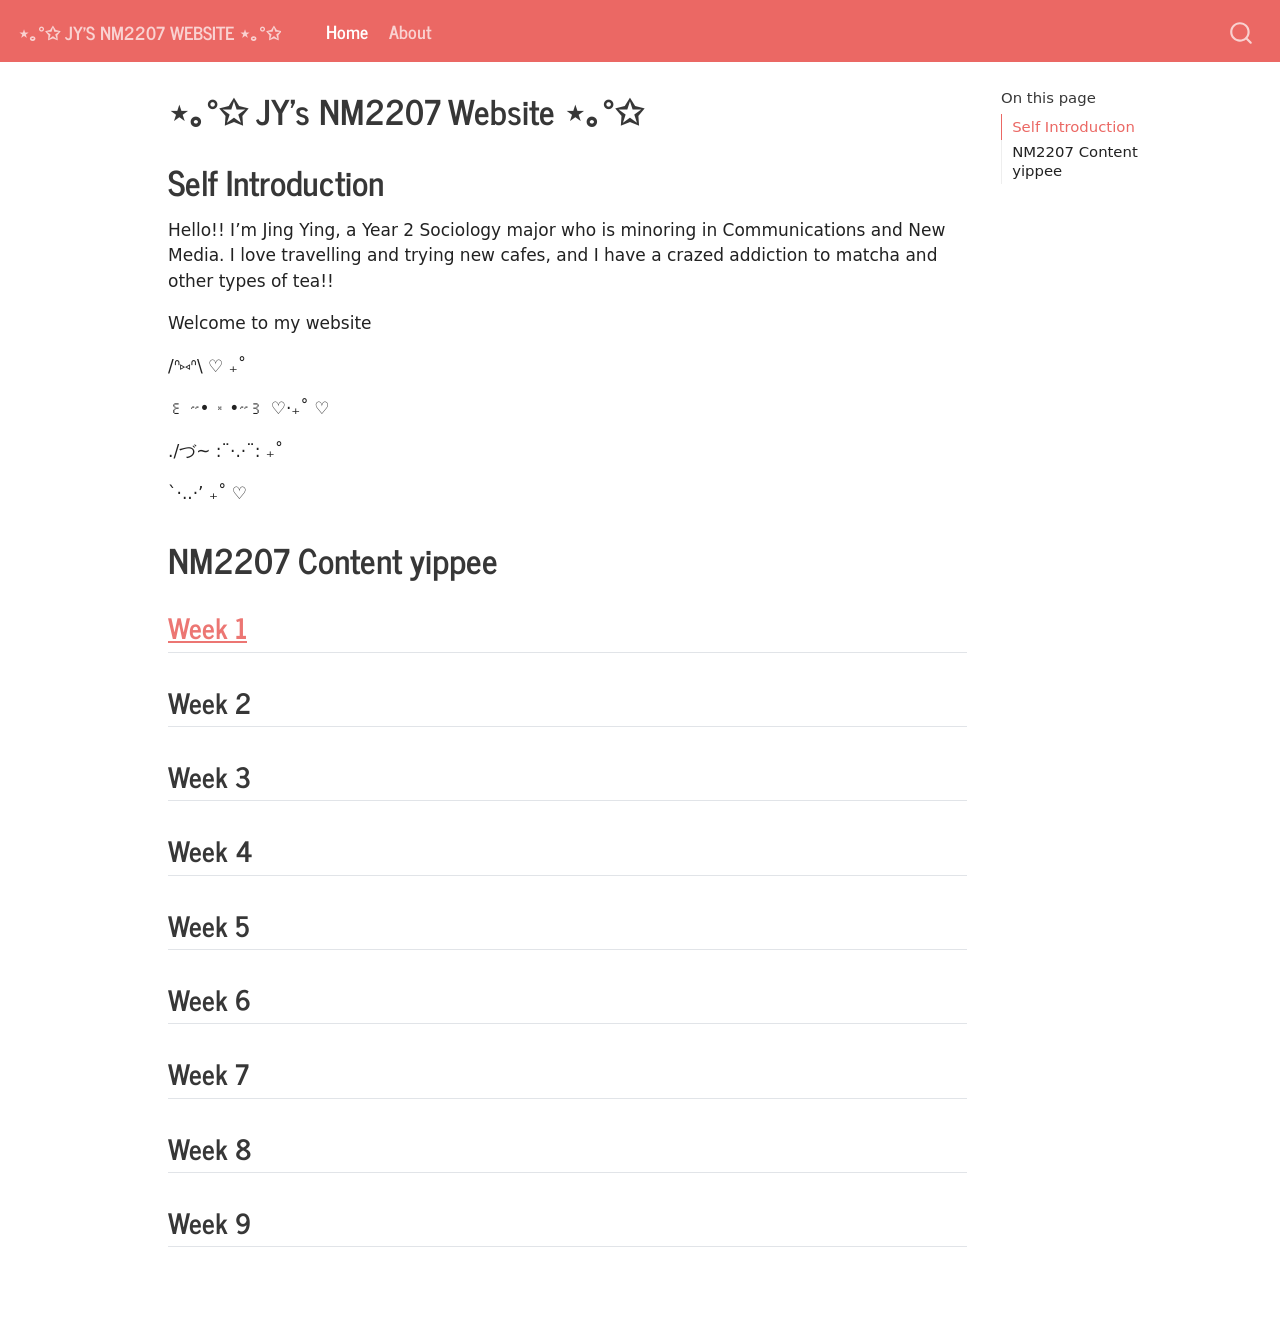
<file: _site/index.html>
<!DOCTYPE html>
<html xmlns="http://www.w3.org/1999/xhtml" lang="en" xml:lang="en"><head>

<meta charset="utf-8">
<meta name="generator" content="quarto-1.3.353">

<meta name="viewport" content="width=device-width, initial-scale=1.0, user-scalable=yes">


<title>⋆｡°✩ JY’s NM2207 Website ⋆｡°✩</title>
<style>
code{white-space: pre-wrap;}
span.smallcaps{font-variant: small-caps;}
div.columns{display: flex; gap: min(4vw, 1.5em);}
div.column{flex: auto; overflow-x: auto;}
div.hanging-indent{margin-left: 1.5em; text-indent: -1.5em;}
ul.task-list{list-style: none;}
ul.task-list li input[type="checkbox"] {
  width: 0.8em;
  margin: 0 0.8em 0.2em -1em; /* quarto-specific, see https://github.com/quarto-dev/quarto-cli/issues/4556 */ 
  vertical-align: middle;
}
</style>


<script src="site_libs/quarto-nav/quarto-nav.js"></script>
<script src="site_libs/quarto-nav/headroom.min.js"></script>
<script src="site_libs/clipboard/clipboard.min.js"></script>
<script src="site_libs/quarto-search/autocomplete.umd.js"></script>
<script src="site_libs/quarto-search/fuse.min.js"></script>
<script src="site_libs/quarto-search/quarto-search.js"></script>
<meta name="quarto:offset" content="./">
<script src="site_libs/quarto-html/quarto.js"></script>
<script src="site_libs/quarto-html/popper.min.js"></script>
<script src="site_libs/quarto-html/tippy.umd.min.js"></script>
<script src="site_libs/quarto-html/anchor.min.js"></script>
<link href="site_libs/quarto-html/tippy.css" rel="stylesheet">
<link href="site_libs/quarto-html/quarto-syntax-highlighting.css" rel="stylesheet" id="quarto-text-highlighting-styles">
<script src="site_libs/bootstrap/bootstrap.min.js"></script>
<link href="site_libs/bootstrap/bootstrap-icons.css" rel="stylesheet">
<link href="site_libs/bootstrap/bootstrap.min.css" rel="stylesheet" id="quarto-bootstrap" data-mode="light">
<script id="quarto-search-options" type="application/json">{
  "location": "navbar",
  "copy-button": false,
  "collapse-after": 3,
  "panel-placement": "end",
  "type": "overlay",
  "limit": 20,
  "language": {
    "search-no-results-text": "No results",
    "search-matching-documents-text": "matching documents",
    "search-copy-link-title": "Copy link to search",
    "search-hide-matches-text": "Hide additional matches",
    "search-more-match-text": "more match in this document",
    "search-more-matches-text": "more matches in this document",
    "search-clear-button-title": "Clear",
    "search-detached-cancel-button-title": "Cancel",
    "search-submit-button-title": "Submit"
  }
}</script>


<link rel="stylesheet" href="styles.css">
</head>

<body class="nav-fixed">

<div id="quarto-search-results"></div>
  <header id="quarto-header" class="headroom fixed-top">
    <nav class="navbar navbar-expand-lg navbar-dark ">
      <div class="navbar-container container-fluid">
      <div class="navbar-brand-container">
    <a class="navbar-brand" href="./index.html">
    <span class="navbar-title">⋆｡°✩ JY’s NM2207 Website ⋆｡°✩</span>
    </a>
  </div>
            <div id="quarto-search" class="" title="Search"></div>
          <button class="navbar-toggler" type="button" data-bs-toggle="collapse" data-bs-target="#navbarCollapse" aria-controls="navbarCollapse" aria-expanded="false" aria-label="Toggle navigation" onclick="if (window.quartoToggleHeadroom) { window.quartoToggleHeadroom(); }">
  <span class="navbar-toggler-icon"></span>
</button>
          <div class="collapse navbar-collapse" id="navbarCollapse">
            <ul class="navbar-nav navbar-nav-scroll me-auto">
  <li class="nav-item">
    <a class="nav-link active" href="./index.html" rel="" target="" aria-current="page">
 <span class="menu-text">Home</span></a>
  </li>  
  <li class="nav-item">
    <a class="nav-link" href="./about.html" rel="" target="">
 <span class="menu-text">About</span></a>
  </li>  
</ul>
            <div class="quarto-navbar-tools ms-auto">
</div>
          </div> <!-- /navcollapse -->
      </div> <!-- /container-fluid -->
    </nav>
</header>
<!-- content -->
<div id="quarto-content" class="quarto-container page-columns page-rows-contents page-layout-article page-navbar">
<!-- sidebar -->
<!-- margin-sidebar -->
    <div id="quarto-margin-sidebar" class="sidebar margin-sidebar">
        <nav id="TOC" role="doc-toc" class="toc-active">
    <h2 id="toc-title">On this page</h2>
   
  <ul>
  <li><a href="#self-introduction" id="toc-self-introduction" class="nav-link active" data-scroll-target="#self-introduction">Self Introduction</a></li>
  <li><a href="#nm2207-content-yippee" id="toc-nm2207-content-yippee" class="nav-link" data-scroll-target="#nm2207-content-yippee">NM2207 Content yippee</a>
  <ul class="collapse">
  <li><a href="#week-1" id="toc-week-1" class="nav-link" data-scroll-target="#week-1">Week 1</a></li>
  <li><a href="#week-2" id="toc-week-2" class="nav-link" data-scroll-target="#week-2">Week 2</a></li>
  <li><a href="#week-3" id="toc-week-3" class="nav-link" data-scroll-target="#week-3">Week 3</a></li>
  <li><a href="#week-4" id="toc-week-4" class="nav-link" data-scroll-target="#week-4">Week 4</a></li>
  <li><a href="#week-5" id="toc-week-5" class="nav-link" data-scroll-target="#week-5">Week 5</a></li>
  <li><a href="#week-6" id="toc-week-6" class="nav-link" data-scroll-target="#week-6">Week 6</a></li>
  <li><a href="#week-7" id="toc-week-7" class="nav-link" data-scroll-target="#week-7">Week 7</a></li>
  <li><a href="#week-8" id="toc-week-8" class="nav-link" data-scroll-target="#week-8">Week 8</a></li>
  <li><a href="#week-9" id="toc-week-9" class="nav-link" data-scroll-target="#week-9">Week 9</a></li>
  </ul></li>
  </ul>
</nav>
    </div>
<!-- main -->
<main class="content" id="quarto-document-content">

<header id="title-block-header" class="quarto-title-block default">
<div class="quarto-title">
<h1 class="title">⋆｡°✩ JY’s NM2207 Website ⋆｡°✩</h1>
</div>



<div class="quarto-title-meta">

    
  
    
  </div>
  

</header>

<section id="self-introduction" class="level1">
<h1>Self Introduction</h1>
<p>Hello!! I’m Jing Ying, a Year 2 Sociology major who is minoring in Communications and New Media. I love travelling and trying new cafes, and I have a crazed addiction to matcha and other types of tea!!</p>
<p>Welcome to my website</p>
<p>/ᐢ⑅ᐢ\ ♡ ₊˚</p>
<p>꒰ ˶• ༝ •˶꒱ ♡‧₊˚ ♡</p>
<p>./づ~ :¨·.·¨: ₊˚</p>
<p>`·..·’ ₊˚ ♡</p>
</section>
<section id="nm2207-content-yippee" class="level1">
<h1>NM2207 Content yippee</h1>
<section id="week-1" class="level2">
<h2 class="anchored" data-anchor-id="week-1"><a href="https://archiveofourown.org/">Week 1</a></h2>
</section>
<section id="week-2" class="level2">
<h2 class="anchored" data-anchor-id="week-2">Week 2</h2>
</section>
<section id="week-3" class="level2">
<h2 class="anchored" data-anchor-id="week-3">Week 3</h2>
</section>
<section id="week-4" class="level2">
<h2 class="anchored" data-anchor-id="week-4">Week 4</h2>
</section>
<section id="week-5" class="level2">
<h2 class="anchored" data-anchor-id="week-5">Week 5</h2>
</section>
<section id="week-6" class="level2">
<h2 class="anchored" data-anchor-id="week-6">Week 6</h2>
</section>
<section id="week-7" class="level2">
<h2 class="anchored" data-anchor-id="week-7">Week 7</h2>
</section>
<section id="week-8" class="level2">
<h2 class="anchored" data-anchor-id="week-8">Week 8</h2>
</section>
<section id="week-9" class="level2">
<h2 class="anchored" data-anchor-id="week-9">Week 9</h2>


</section>
</section>

</main> <!-- /main -->
<script id="quarto-html-after-body" type="application/javascript">
window.document.addEventListener("DOMContentLoaded", function (event) {
  const toggleBodyColorMode = (bsSheetEl) => {
    const mode = bsSheetEl.getAttribute("data-mode");
    const bodyEl = window.document.querySelector("body");
    if (mode === "dark") {
      bodyEl.classList.add("quarto-dark");
      bodyEl.classList.remove("quarto-light");
    } else {
      bodyEl.classList.add("quarto-light");
      bodyEl.classList.remove("quarto-dark");
    }
  }
  const toggleBodyColorPrimary = () => {
    const bsSheetEl = window.document.querySelector("link#quarto-bootstrap");
    if (bsSheetEl) {
      toggleBodyColorMode(bsSheetEl);
    }
  }
  toggleBodyColorPrimary();  
  const icon = "";
  const anchorJS = new window.AnchorJS();
  anchorJS.options = {
    placement: 'right',
    icon: icon
  };
  anchorJS.add('.anchored');
  const isCodeAnnotation = (el) => {
    for (const clz of el.classList) {
      if (clz.startsWith('code-annotation-')) {                     
        return true;
      }
    }
    return false;
  }
  const clipboard = new window.ClipboardJS('.code-copy-button', {
    text: function(trigger) {
      const codeEl = trigger.previousElementSibling.cloneNode(true);
      for (const childEl of codeEl.children) {
        if (isCodeAnnotation(childEl)) {
          childEl.remove();
        }
      }
      return codeEl.innerText;
    }
  });
  clipboard.on('success', function(e) {
    // button target
    const button = e.trigger;
    // don't keep focus
    button.blur();
    // flash "checked"
    button.classList.add('code-copy-button-checked');
    var currentTitle = button.getAttribute("title");
    button.setAttribute("title", "Copied!");
    let tooltip;
    if (window.bootstrap) {
      button.setAttribute("data-bs-toggle", "tooltip");
      button.setAttribute("data-bs-placement", "left");
      button.setAttribute("data-bs-title", "Copied!");
      tooltip = new bootstrap.Tooltip(button, 
        { trigger: "manual", 
          customClass: "code-copy-button-tooltip",
          offset: [0, -8]});
      tooltip.show();    
    }
    setTimeout(function() {
      if (tooltip) {
        tooltip.hide();
        button.removeAttribute("data-bs-title");
        button.removeAttribute("data-bs-toggle");
        button.removeAttribute("data-bs-placement");
      }
      button.setAttribute("title", currentTitle);
      button.classList.remove('code-copy-button-checked');
    }, 1000);
    // clear code selection
    e.clearSelection();
  });
  function tippyHover(el, contentFn) {
    const config = {
      allowHTML: true,
      content: contentFn,
      maxWidth: 500,
      delay: 100,
      arrow: false,
      appendTo: function(el) {
          return el.parentElement;
      },
      interactive: true,
      interactiveBorder: 10,
      theme: 'quarto',
      placement: 'bottom-start'
    };
    window.tippy(el, config); 
  }
  const noterefs = window.document.querySelectorAll('a[role="doc-noteref"]');
  for (var i=0; i<noterefs.length; i++) {
    const ref = noterefs[i];
    tippyHover(ref, function() {
      // use id or data attribute instead here
      let href = ref.getAttribute('data-footnote-href') || ref.getAttribute('href');
      try { href = new URL(href).hash; } catch {}
      const id = href.replace(/^#\/?/, "");
      const note = window.document.getElementById(id);
      return note.innerHTML;
    });
  }
      let selectedAnnoteEl;
      const selectorForAnnotation = ( cell, annotation) => {
        let cellAttr = 'data-code-cell="' + cell + '"';
        let lineAttr = 'data-code-annotation="' +  annotation + '"';
        const selector = 'span[' + cellAttr + '][' + lineAttr + ']';
        return selector;
      }
      const selectCodeLines = (annoteEl) => {
        const doc = window.document;
        const targetCell = annoteEl.getAttribute("data-target-cell");
        const targetAnnotation = annoteEl.getAttribute("data-target-annotation");
        const annoteSpan = window.document.querySelector(selectorForAnnotation(targetCell, targetAnnotation));
        const lines = annoteSpan.getAttribute("data-code-lines").split(",");
        const lineIds = lines.map((line) => {
          return targetCell + "-" + line;
        })
        let top = null;
        let height = null;
        let parent = null;
        if (lineIds.length > 0) {
            //compute the position of the single el (top and bottom and make a div)
            const el = window.document.getElementById(lineIds[0]);
            top = el.offsetTop;
            height = el.offsetHeight;
            parent = el.parentElement.parentElement;
          if (lineIds.length > 1) {
            const lastEl = window.document.getElementById(lineIds[lineIds.length - 1]);
            const bottom = lastEl.offsetTop + lastEl.offsetHeight;
            height = bottom - top;
          }
          if (top !== null && height !== null && parent !== null) {
            // cook up a div (if necessary) and position it 
            let div = window.document.getElementById("code-annotation-line-highlight");
            if (div === null) {
              div = window.document.createElement("div");
              div.setAttribute("id", "code-annotation-line-highlight");
              div.style.position = 'absolute';
              parent.appendChild(div);
            }
            div.style.top = top - 2 + "px";
            div.style.height = height + 4 + "px";
            let gutterDiv = window.document.getElementById("code-annotation-line-highlight-gutter");
            if (gutterDiv === null) {
              gutterDiv = window.document.createElement("div");
              gutterDiv.setAttribute("id", "code-annotation-line-highlight-gutter");
              gutterDiv.style.position = 'absolute';
              const codeCell = window.document.getElementById(targetCell);
              const gutter = codeCell.querySelector('.code-annotation-gutter');
              gutter.appendChild(gutterDiv);
            }
            gutterDiv.style.top = top - 2 + "px";
            gutterDiv.style.height = height + 4 + "px";
          }
          selectedAnnoteEl = annoteEl;
        }
      };
      const unselectCodeLines = () => {
        const elementsIds = ["code-annotation-line-highlight", "code-annotation-line-highlight-gutter"];
        elementsIds.forEach((elId) => {
          const div = window.document.getElementById(elId);
          if (div) {
            div.remove();
          }
        });
        selectedAnnoteEl = undefined;
      };
      // Attach click handler to the DT
      const annoteDls = window.document.querySelectorAll('dt[data-target-cell]');
      for (const annoteDlNode of annoteDls) {
        annoteDlNode.addEventListener('click', (event) => {
          const clickedEl = event.target;
          if (clickedEl !== selectedAnnoteEl) {
            unselectCodeLines();
            const activeEl = window.document.querySelector('dt[data-target-cell].code-annotation-active');
            if (activeEl) {
              activeEl.classList.remove('code-annotation-active');
            }
            selectCodeLines(clickedEl);
            clickedEl.classList.add('code-annotation-active');
          } else {
            // Unselect the line
            unselectCodeLines();
            clickedEl.classList.remove('code-annotation-active');
          }
        });
      }
  const findCites = (el) => {
    const parentEl = el.parentElement;
    if (parentEl) {
      const cites = parentEl.dataset.cites;
      if (cites) {
        return {
          el,
          cites: cites.split(' ')
        };
      } else {
        return findCites(el.parentElement)
      }
    } else {
      return undefined;
    }
  };
  var bibliorefs = window.document.querySelectorAll('a[role="doc-biblioref"]');
  for (var i=0; i<bibliorefs.length; i++) {
    const ref = bibliorefs[i];
    const citeInfo = findCites(ref);
    if (citeInfo) {
      tippyHover(citeInfo.el, function() {
        var popup = window.document.createElement('div');
        citeInfo.cites.forEach(function(cite) {
          var citeDiv = window.document.createElement('div');
          citeDiv.classList.add('hanging-indent');
          citeDiv.classList.add('csl-entry');
          var biblioDiv = window.document.getElementById('ref-' + cite);
          if (biblioDiv) {
            citeDiv.innerHTML = biblioDiv.innerHTML;
          }
          popup.appendChild(citeDiv);
        });
        return popup.innerHTML;
      });
    }
  }
});
</script>
</div> <!-- /content -->



</body></html>
</file>
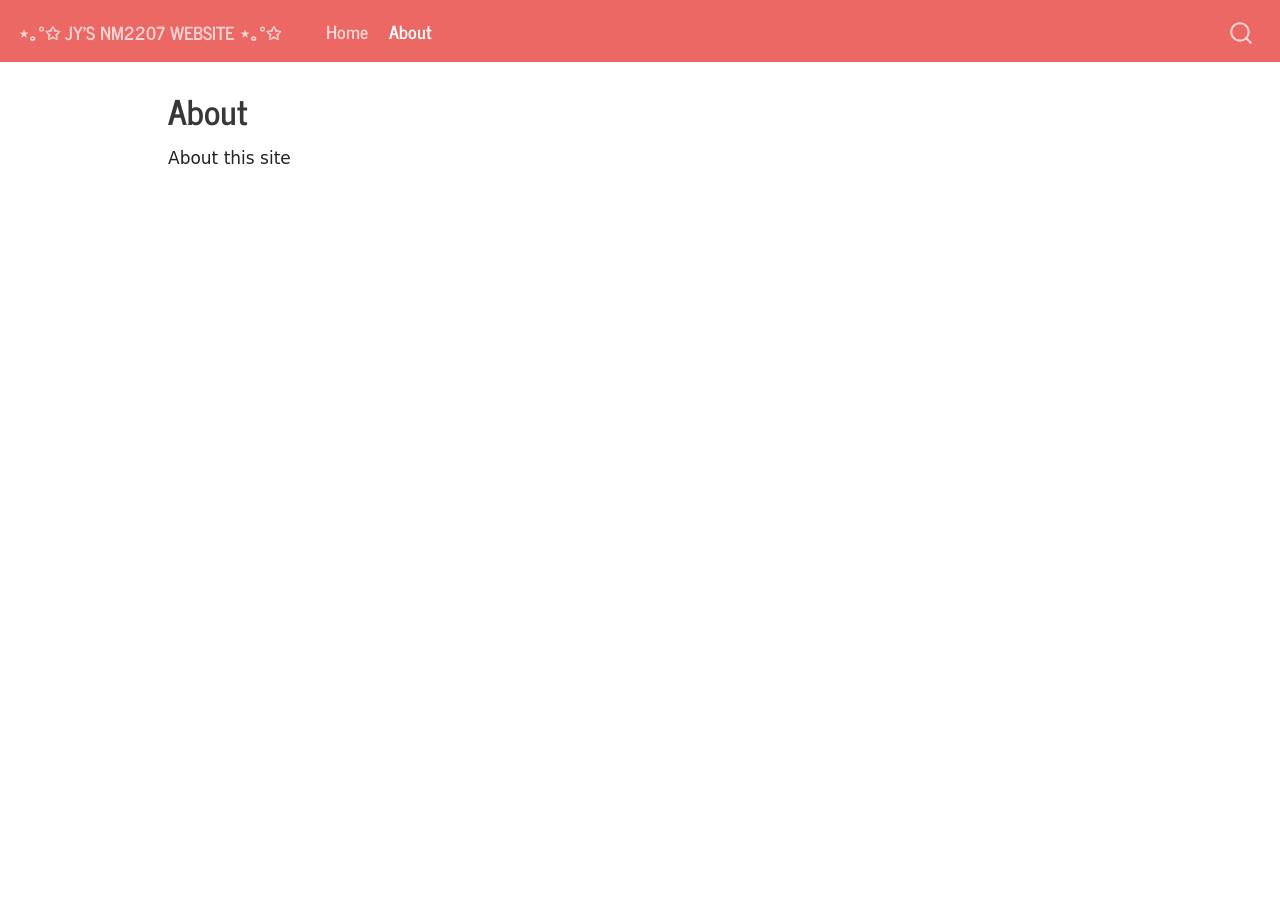
<file: _site/about.html>
<!DOCTYPE html>
<html xmlns="http://www.w3.org/1999/xhtml" lang="en" xml:lang="en"><head>

<meta charset="utf-8">
<meta name="generator" content="quarto-1.3.353">

<meta name="viewport" content="width=device-width, initial-scale=1.0, user-scalable=yes">


<title>⋆｡°✩ JY’s NM2207 Website ⋆｡°✩ - About</title>
<style>
code{white-space: pre-wrap;}
span.smallcaps{font-variant: small-caps;}
div.columns{display: flex; gap: min(4vw, 1.5em);}
div.column{flex: auto; overflow-x: auto;}
div.hanging-indent{margin-left: 1.5em; text-indent: -1.5em;}
ul.task-list{list-style: none;}
ul.task-list li input[type="checkbox"] {
  width: 0.8em;
  margin: 0 0.8em 0.2em -1em; /* quarto-specific, see https://github.com/quarto-dev/quarto-cli/issues/4556 */ 
  vertical-align: middle;
}
</style>


<script src="site_libs/quarto-nav/quarto-nav.js"></script>
<script src="site_libs/quarto-nav/headroom.min.js"></script>
<script src="site_libs/clipboard/clipboard.min.js"></script>
<script src="site_libs/quarto-search/autocomplete.umd.js"></script>
<script src="site_libs/quarto-search/fuse.min.js"></script>
<script src="site_libs/quarto-search/quarto-search.js"></script>
<meta name="quarto:offset" content="./">
<script src="site_libs/quarto-html/quarto.js"></script>
<script src="site_libs/quarto-html/popper.min.js"></script>
<script src="site_libs/quarto-html/tippy.umd.min.js"></script>
<script src="site_libs/quarto-html/anchor.min.js"></script>
<link href="site_libs/quarto-html/tippy.css" rel="stylesheet">
<link href="site_libs/quarto-html/quarto-syntax-highlighting.css" rel="stylesheet" id="quarto-text-highlighting-styles">
<script src="site_libs/bootstrap/bootstrap.min.js"></script>
<link href="site_libs/bootstrap/bootstrap-icons.css" rel="stylesheet">
<link href="site_libs/bootstrap/bootstrap.min.css" rel="stylesheet" id="quarto-bootstrap" data-mode="light">
<script id="quarto-search-options" type="application/json">{
  "location": "navbar",
  "copy-button": false,
  "collapse-after": 3,
  "panel-placement": "end",
  "type": "overlay",
  "limit": 20,
  "language": {
    "search-no-results-text": "No results",
    "search-matching-documents-text": "matching documents",
    "search-copy-link-title": "Copy link to search",
    "search-hide-matches-text": "Hide additional matches",
    "search-more-match-text": "more match in this document",
    "search-more-matches-text": "more matches in this document",
    "search-clear-button-title": "Clear",
    "search-detached-cancel-button-title": "Cancel",
    "search-submit-button-title": "Submit"
  }
}</script>


<link rel="stylesheet" href="styles.css">
</head>

<body class="nav-fixed">

<div id="quarto-search-results"></div>
  <header id="quarto-header" class="headroom fixed-top">
    <nav class="navbar navbar-expand-lg navbar-dark ">
      <div class="navbar-container container-fluid">
      <div class="navbar-brand-container">
    <a class="navbar-brand" href="./index.html">
    <span class="navbar-title">⋆｡°✩ JY’s NM2207 Website ⋆｡°✩</span>
    </a>
  </div>
            <div id="quarto-search" class="" title="Search"></div>
          <button class="navbar-toggler" type="button" data-bs-toggle="collapse" data-bs-target="#navbarCollapse" aria-controls="navbarCollapse" aria-expanded="false" aria-label="Toggle navigation" onclick="if (window.quartoToggleHeadroom) { window.quartoToggleHeadroom(); }">
  <span class="navbar-toggler-icon"></span>
</button>
          <div class="collapse navbar-collapse" id="navbarCollapse">
            <ul class="navbar-nav navbar-nav-scroll me-auto">
  <li class="nav-item">
    <a class="nav-link" href="./index.html" rel="" target="">
 <span class="menu-text">Home</span></a>
  </li>  
  <li class="nav-item">
    <a class="nav-link active" href="./about.html" rel="" target="" aria-current="page">
 <span class="menu-text">About</span></a>
  </li>  
</ul>
            <div class="quarto-navbar-tools ms-auto">
</div>
          </div> <!-- /navcollapse -->
      </div> <!-- /container-fluid -->
    </nav>
</header>
<!-- content -->
<div id="quarto-content" class="quarto-container page-columns page-rows-contents page-layout-article page-navbar">
<!-- sidebar -->
<!-- margin-sidebar -->
    <div id="quarto-margin-sidebar" class="sidebar margin-sidebar">
        
    </div>
<!-- main -->
<main class="content" id="quarto-document-content">

<header id="title-block-header" class="quarto-title-block default">
<div class="quarto-title">
<h1 class="title">About</h1>
</div>



<div class="quarto-title-meta">

    
  
    
  </div>
  

</header>

<p>About this site</p>



</main> <!-- /main -->
<script id="quarto-html-after-body" type="application/javascript">
window.document.addEventListener("DOMContentLoaded", function (event) {
  const toggleBodyColorMode = (bsSheetEl) => {
    const mode = bsSheetEl.getAttribute("data-mode");
    const bodyEl = window.document.querySelector("body");
    if (mode === "dark") {
      bodyEl.classList.add("quarto-dark");
      bodyEl.classList.remove("quarto-light");
    } else {
      bodyEl.classList.add("quarto-light");
      bodyEl.classList.remove("quarto-dark");
    }
  }
  const toggleBodyColorPrimary = () => {
    const bsSheetEl = window.document.querySelector("link#quarto-bootstrap");
    if (bsSheetEl) {
      toggleBodyColorMode(bsSheetEl);
    }
  }
  toggleBodyColorPrimary();  
  const icon = "";
  const anchorJS = new window.AnchorJS();
  anchorJS.options = {
    placement: 'right',
    icon: icon
  };
  anchorJS.add('.anchored');
  const isCodeAnnotation = (el) => {
    for (const clz of el.classList) {
      if (clz.startsWith('code-annotation-')) {                     
        return true;
      }
    }
    return false;
  }
  const clipboard = new window.ClipboardJS('.code-copy-button', {
    text: function(trigger) {
      const codeEl = trigger.previousElementSibling.cloneNode(true);
      for (const childEl of codeEl.children) {
        if (isCodeAnnotation(childEl)) {
          childEl.remove();
        }
      }
      return codeEl.innerText;
    }
  });
  clipboard.on('success', function(e) {
    // button target
    const button = e.trigger;
    // don't keep focus
    button.blur();
    // flash "checked"
    button.classList.add('code-copy-button-checked');
    var currentTitle = button.getAttribute("title");
    button.setAttribute("title", "Copied!");
    let tooltip;
    if (window.bootstrap) {
      button.setAttribute("data-bs-toggle", "tooltip");
      button.setAttribute("data-bs-placement", "left");
      button.setAttribute("data-bs-title", "Copied!");
      tooltip = new bootstrap.Tooltip(button, 
        { trigger: "manual", 
          customClass: "code-copy-button-tooltip",
          offset: [0, -8]});
      tooltip.show();    
    }
    setTimeout(function() {
      if (tooltip) {
        tooltip.hide();
        button.removeAttribute("data-bs-title");
        button.removeAttribute("data-bs-toggle");
        button.removeAttribute("data-bs-placement");
      }
      button.setAttribute("title", currentTitle);
      button.classList.remove('code-copy-button-checked');
    }, 1000);
    // clear code selection
    e.clearSelection();
  });
  function tippyHover(el, contentFn) {
    const config = {
      allowHTML: true,
      content: contentFn,
      maxWidth: 500,
      delay: 100,
      arrow: false,
      appendTo: function(el) {
          return el.parentElement;
      },
      interactive: true,
      interactiveBorder: 10,
      theme: 'quarto',
      placement: 'bottom-start'
    };
    window.tippy(el, config); 
  }
  const noterefs = window.document.querySelectorAll('a[role="doc-noteref"]');
  for (var i=0; i<noterefs.length; i++) {
    const ref = noterefs[i];
    tippyHover(ref, function() {
      // use id or data attribute instead here
      let href = ref.getAttribute('data-footnote-href') || ref.getAttribute('href');
      try { href = new URL(href).hash; } catch {}
      const id = href.replace(/^#\/?/, "");
      const note = window.document.getElementById(id);
      return note.innerHTML;
    });
  }
      let selectedAnnoteEl;
      const selectorForAnnotation = ( cell, annotation) => {
        let cellAttr = 'data-code-cell="' + cell + '"';
        let lineAttr = 'data-code-annotation="' +  annotation + '"';
        const selector = 'span[' + cellAttr + '][' + lineAttr + ']';
        return selector;
      }
      const selectCodeLines = (annoteEl) => {
        const doc = window.document;
        const targetCell = annoteEl.getAttribute("data-target-cell");
        const targetAnnotation = annoteEl.getAttribute("data-target-annotation");
        const annoteSpan = window.document.querySelector(selectorForAnnotation(targetCell, targetAnnotation));
        const lines = annoteSpan.getAttribute("data-code-lines").split(",");
        const lineIds = lines.map((line) => {
          return targetCell + "-" + line;
        })
        let top = null;
        let height = null;
        let parent = null;
        if (lineIds.length > 0) {
            //compute the position of the single el (top and bottom and make a div)
            const el = window.document.getElementById(lineIds[0]);
            top = el.offsetTop;
            height = el.offsetHeight;
            parent = el.parentElement.parentElement;
          if (lineIds.length > 1) {
            const lastEl = window.document.getElementById(lineIds[lineIds.length - 1]);
            const bottom = lastEl.offsetTop + lastEl.offsetHeight;
            height = bottom - top;
          }
          if (top !== null && height !== null && parent !== null) {
            // cook up a div (if necessary) and position it 
            let div = window.document.getElementById("code-annotation-line-highlight");
            if (div === null) {
              div = window.document.createElement("div");
              div.setAttribute("id", "code-annotation-line-highlight");
              div.style.position = 'absolute';
              parent.appendChild(div);
            }
            div.style.top = top - 2 + "px";
            div.style.height = height + 4 + "px";
            let gutterDiv = window.document.getElementById("code-annotation-line-highlight-gutter");
            if (gutterDiv === null) {
              gutterDiv = window.document.createElement("div");
              gutterDiv.setAttribute("id", "code-annotation-line-highlight-gutter");
              gutterDiv.style.position = 'absolute';
              const codeCell = window.document.getElementById(targetCell);
              const gutter = codeCell.querySelector('.code-annotation-gutter');
              gutter.appendChild(gutterDiv);
            }
            gutterDiv.style.top = top - 2 + "px";
            gutterDiv.style.height = height + 4 + "px";
          }
          selectedAnnoteEl = annoteEl;
        }
      };
      const unselectCodeLines = () => {
        const elementsIds = ["code-annotation-line-highlight", "code-annotation-line-highlight-gutter"];
        elementsIds.forEach((elId) => {
          const div = window.document.getElementById(elId);
          if (div) {
            div.remove();
          }
        });
        selectedAnnoteEl = undefined;
      };
      // Attach click handler to the DT
      const annoteDls = window.document.querySelectorAll('dt[data-target-cell]');
      for (const annoteDlNode of annoteDls) {
        annoteDlNode.addEventListener('click', (event) => {
          const clickedEl = event.target;
          if (clickedEl !== selectedAnnoteEl) {
            unselectCodeLines();
            const activeEl = window.document.querySelector('dt[data-target-cell].code-annotation-active');
            if (activeEl) {
              activeEl.classList.remove('code-annotation-active');
            }
            selectCodeLines(clickedEl);
            clickedEl.classList.add('code-annotation-active');
          } else {
            // Unselect the line
            unselectCodeLines();
            clickedEl.classList.remove('code-annotation-active');
          }
        });
      }
  const findCites = (el) => {
    const parentEl = el.parentElement;
    if (parentEl) {
      const cites = parentEl.dataset.cites;
      if (cites) {
        return {
          el,
          cites: cites.split(' ')
        };
      } else {
        return findCites(el.parentElement)
      }
    } else {
      return undefined;
    }
  };
  var bibliorefs = window.document.querySelectorAll('a[role="doc-biblioref"]');
  for (var i=0; i<bibliorefs.length; i++) {
    const ref = bibliorefs[i];
    const citeInfo = findCites(ref);
    if (citeInfo) {
      tippyHover(citeInfo.el, function() {
        var popup = window.document.createElement('div');
        citeInfo.cites.forEach(function(cite) {
          var citeDiv = window.document.createElement('div');
          citeDiv.classList.add('hanging-indent');
          citeDiv.classList.add('csl-entry');
          var biblioDiv = window.document.getElementById('ref-' + cite);
          if (biblioDiv) {
            citeDiv.innerHTML = biblioDiv.innerHTML;
          }
          popup.appendChild(citeDiv);
        });
        return popup.innerHTML;
      });
    }
  }
});
</script>
</div> <!-- /content -->



</body></html>
</file>
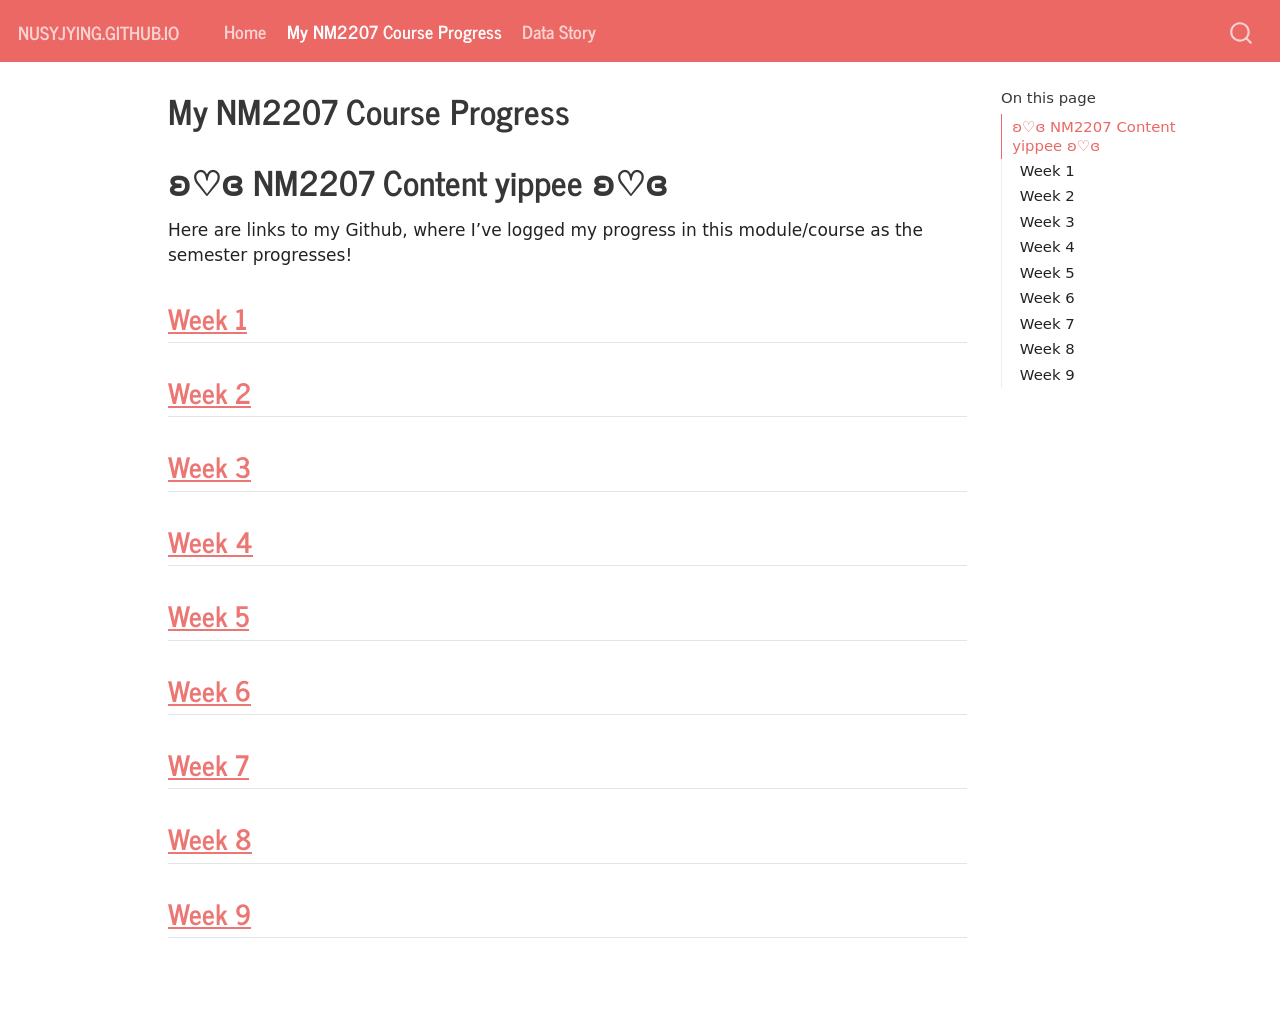
<file: _site/coursecontent.html>
<!DOCTYPE html>
<html xmlns="http://www.w3.org/1999/xhtml" lang="en" xml:lang="en"><head>

<meta charset="utf-8">
<meta name="generator" content="quarto-1.3.353">

<meta name="viewport" content="width=device-width, initial-scale=1.0, user-scalable=yes">


<title>nusyjying.github.io - My NM2207 Course Progress</title>
<style>
code{white-space: pre-wrap;}
span.smallcaps{font-variant: small-caps;}
div.columns{display: flex; gap: min(4vw, 1.5em);}
div.column{flex: auto; overflow-x: auto;}
div.hanging-indent{margin-left: 1.5em; text-indent: -1.5em;}
ul.task-list{list-style: none;}
ul.task-list li input[type="checkbox"] {
  width: 0.8em;
  margin: 0 0.8em 0.2em -1em; /* quarto-specific, see https://github.com/quarto-dev/quarto-cli/issues/4556 */ 
  vertical-align: middle;
}
</style>


<script src="site_libs/quarto-nav/quarto-nav.js"></script>
<script src="site_libs/quarto-nav/headroom.min.js"></script>
<script src="site_libs/clipboard/clipboard.min.js"></script>
<script src="site_libs/quarto-search/autocomplete.umd.js"></script>
<script src="site_libs/quarto-search/fuse.min.js"></script>
<script src="site_libs/quarto-search/quarto-search.js"></script>
<meta name="quarto:offset" content="./">
<script src="site_libs/quarto-html/quarto.js"></script>
<script src="site_libs/quarto-html/popper.min.js"></script>
<script src="site_libs/quarto-html/tippy.umd.min.js"></script>
<script src="site_libs/quarto-html/anchor.min.js"></script>
<link href="site_libs/quarto-html/tippy.css" rel="stylesheet">
<link href="site_libs/quarto-html/quarto-syntax-highlighting.css" rel="stylesheet" id="quarto-text-highlighting-styles">
<script src="site_libs/bootstrap/bootstrap.min.js"></script>
<link href="site_libs/bootstrap/bootstrap-icons.css" rel="stylesheet">
<link href="site_libs/bootstrap/bootstrap.min.css" rel="stylesheet" id="quarto-bootstrap" data-mode="light">
<script id="quarto-search-options" type="application/json">{
  "location": "navbar",
  "copy-button": false,
  "collapse-after": 3,
  "panel-placement": "end",
  "type": "overlay",
  "limit": 20,
  "language": {
    "search-no-results-text": "No results",
    "search-matching-documents-text": "matching documents",
    "search-copy-link-title": "Copy link to search",
    "search-hide-matches-text": "Hide additional matches",
    "search-more-match-text": "more match in this document",
    "search-more-matches-text": "more matches in this document",
    "search-clear-button-title": "Clear",
    "search-detached-cancel-button-title": "Cancel",
    "search-submit-button-title": "Submit"
  }
}</script>


<link rel="stylesheet" href="styles.css">
</head>

<body class="nav-fixed">

<div id="quarto-search-results"></div>
  <header id="quarto-header" class="headroom fixed-top">
    <nav class="navbar navbar-expand-lg navbar-dark ">
      <div class="navbar-container container-fluid">
      <div class="navbar-brand-container">
    <a class="navbar-brand" href="./index.html">
    <span class="navbar-title">nusyjying.github.io</span>
    </a>
  </div>
            <div id="quarto-search" class="" title="Search"></div>
          <button class="navbar-toggler" type="button" data-bs-toggle="collapse" data-bs-target="#navbarCollapse" aria-controls="navbarCollapse" aria-expanded="false" aria-label="Toggle navigation" onclick="if (window.quartoToggleHeadroom) { window.quartoToggleHeadroom(); }">
  <span class="navbar-toggler-icon"></span>
</button>
          <div class="collapse navbar-collapse" id="navbarCollapse">
            <ul class="navbar-nav navbar-nav-scroll me-auto">
  <li class="nav-item">
    <a class="nav-link" href="./index.html" rel="" target="">
 <span class="menu-text">Home</span></a>
  </li>  
  <li class="nav-item">
    <a class="nav-link active" href="./coursecontent.html" rel="" target="" aria-current="page">
 <span class="menu-text">My NM2207 Course Progress</span></a>
  </li>  
  <li class="nav-item">
    <a class="nav-link" href="./starbucks.html" rel="" target="">
 <span class="menu-text">Data Story</span></a>
  </li>  
</ul>
            <div class="quarto-navbar-tools ms-auto">
</div>
          </div> <!-- /navcollapse -->
      </div> <!-- /container-fluid -->
    </nav>
</header>
<!-- content -->
<div id="quarto-content" class="quarto-container page-columns page-rows-contents page-layout-article page-navbar">
<!-- sidebar -->
<!-- margin-sidebar -->
    <div id="quarto-margin-sidebar" class="sidebar margin-sidebar">
        <nav id="TOC" role="doc-toc" class="toc-active">
    <h2 id="toc-title">On this page</h2>
   
  <ul>
  <li><a href="#ʚɞ-nm2207-content-yippee-ʚɞ" id="toc-ʚɞ-nm2207-content-yippee-ʚɞ" class="nav-link active" data-scroll-target="#ʚɞ-nm2207-content-yippee-ʚɞ">ʚ♡ɞ NM2207 Content yippee ʚ♡ɞ</a>
  <ul class="collapse">
  <li><a href="#week-1" id="toc-week-1" class="nav-link" data-scroll-target="#week-1">Week 1</a></li>
  <li><a href="#week-2" id="toc-week-2" class="nav-link" data-scroll-target="#week-2">Week 2</a></li>
  <li><a href="#week-3" id="toc-week-3" class="nav-link" data-scroll-target="#week-3">Week 3</a></li>
  <li><a href="#week-4" id="toc-week-4" class="nav-link" data-scroll-target="#week-4">Week 4</a></li>
  <li><a href="#week-5" id="toc-week-5" class="nav-link" data-scroll-target="#week-5">Week 5</a></li>
  <li><a href="#week-6" id="toc-week-6" class="nav-link" data-scroll-target="#week-6">Week 6</a></li>
  <li><a href="#week-7" id="toc-week-7" class="nav-link" data-scroll-target="#week-7">Week 7</a></li>
  <li><a href="#week-8" id="toc-week-8" class="nav-link" data-scroll-target="#week-8">Week 8</a></li>
  <li><a href="#week-9" id="toc-week-9" class="nav-link" data-scroll-target="#week-9">Week 9</a></li>
  </ul></li>
  </ul>
</nav>
    </div>
<!-- main -->
<main class="content" id="quarto-document-content">

<header id="title-block-header" class="quarto-title-block default">
<div class="quarto-title">
<h1 class="title">My NM2207 Course Progress</h1>
</div>



<div class="quarto-title-meta">

    
  
    
  </div>
  

</header>

<section id="ʚɞ-nm2207-content-yippee-ʚɞ" class="level1">
<h1>ʚ♡ɞ NM2207 Content yippee ʚ♡ɞ</h1>
<p>Here are links to my Github, where I’ve logged my progress in this module/course as the semester progresses!</p>
<section id="week-1" class="level2">
<h2 class="anchored" data-anchor-id="week-1"><a href="https://github.com/nusyjying/nusyjying.github.io/tree/main/Week%201">Week 1</a></h2>
</section>
<section id="week-2" class="level2">
<h2 class="anchored" data-anchor-id="week-2"><a href="https://github.com/nusyjying/nusyjying.github.io/tree/main/Week%202">Week 2</a></h2>
</section>
<section id="week-3" class="level2">
<h2 class="anchored" data-anchor-id="week-3"><a href="https://github.com/nusyjying/nusyjying.github.io/tree/main/Week%203">Week 3</a></h2>
</section>
<section id="week-4" class="level2">
<h2 class="anchored" data-anchor-id="week-4"><a href="https://github.com/nusyjying/nusyjying.github.io/tree/main/Week%204">Week 4</a></h2>
</section>
<section id="week-5" class="level2">
<h2 class="anchored" data-anchor-id="week-5"><a href="https://github.com/nusyjying/nusyjying.github.io/tree/main/Week%205">Week 5</a></h2>
</section>
<section id="week-6" class="level2">
<h2 class="anchored" data-anchor-id="week-6"><a href="https://github.com/nusyjying/nusyjying.github.io/tree/main/Week%206">Week 6</a></h2>
</section>
<section id="week-7" class="level2">
<h2 class="anchored" data-anchor-id="week-7"><a href="https://github.com/nusyjying/nusyjying.github.io/tree/main/Week%207">Week 7</a></h2>
</section>
<section id="week-8" class="level2">
<h2 class="anchored" data-anchor-id="week-8"><a href="https://github.com/nusyjying/nusyjying.github.io/tree/main/Week%208">Week 8</a></h2>
</section>
<section id="week-9" class="level2">
<h2 class="anchored" data-anchor-id="week-9"><a href="https://github.com/nusyjying/nusyjying.github.io/tree/main/Week%209">Week 9</a></h2>


</section>
</section>

</main> <!-- /main -->
<script id="quarto-html-after-body" type="application/javascript">
window.document.addEventListener("DOMContentLoaded", function (event) {
  const toggleBodyColorMode = (bsSheetEl) => {
    const mode = bsSheetEl.getAttribute("data-mode");
    const bodyEl = window.document.querySelector("body");
    if (mode === "dark") {
      bodyEl.classList.add("quarto-dark");
      bodyEl.classList.remove("quarto-light");
    } else {
      bodyEl.classList.add("quarto-light");
      bodyEl.classList.remove("quarto-dark");
    }
  }
  const toggleBodyColorPrimary = () => {
    const bsSheetEl = window.document.querySelector("link#quarto-bootstrap");
    if (bsSheetEl) {
      toggleBodyColorMode(bsSheetEl);
    }
  }
  toggleBodyColorPrimary();  
  const icon = "";
  const anchorJS = new window.AnchorJS();
  anchorJS.options = {
    placement: 'right',
    icon: icon
  };
  anchorJS.add('.anchored');
  const isCodeAnnotation = (el) => {
    for (const clz of el.classList) {
      if (clz.startsWith('code-annotation-')) {                     
        return true;
      }
    }
    return false;
  }
  const clipboard = new window.ClipboardJS('.code-copy-button', {
    text: function(trigger) {
      const codeEl = trigger.previousElementSibling.cloneNode(true);
      for (const childEl of codeEl.children) {
        if (isCodeAnnotation(childEl)) {
          childEl.remove();
        }
      }
      return codeEl.innerText;
    }
  });
  clipboard.on('success', function(e) {
    // button target
    const button = e.trigger;
    // don't keep focus
    button.blur();
    // flash "checked"
    button.classList.add('code-copy-button-checked');
    var currentTitle = button.getAttribute("title");
    button.setAttribute("title", "Copied!");
    let tooltip;
    if (window.bootstrap) {
      button.setAttribute("data-bs-toggle", "tooltip");
      button.setAttribute("data-bs-placement", "left");
      button.setAttribute("data-bs-title", "Copied!");
      tooltip = new bootstrap.Tooltip(button, 
        { trigger: "manual", 
          customClass: "code-copy-button-tooltip",
          offset: [0, -8]});
      tooltip.show();    
    }
    setTimeout(function() {
      if (tooltip) {
        tooltip.hide();
        button.removeAttribute("data-bs-title");
        button.removeAttribute("data-bs-toggle");
        button.removeAttribute("data-bs-placement");
      }
      button.setAttribute("title", currentTitle);
      button.classList.remove('code-copy-button-checked');
    }, 1000);
    // clear code selection
    e.clearSelection();
  });
  function tippyHover(el, contentFn) {
    const config = {
      allowHTML: true,
      content: contentFn,
      maxWidth: 500,
      delay: 100,
      arrow: false,
      appendTo: function(el) {
          return el.parentElement;
      },
      interactive: true,
      interactiveBorder: 10,
      theme: 'quarto',
      placement: 'bottom-start'
    };
    window.tippy(el, config); 
  }
  const noterefs = window.document.querySelectorAll('a[role="doc-noteref"]');
  for (var i=0; i<noterefs.length; i++) {
    const ref = noterefs[i];
    tippyHover(ref, function() {
      // use id or data attribute instead here
      let href = ref.getAttribute('data-footnote-href') || ref.getAttribute('href');
      try { href = new URL(href).hash; } catch {}
      const id = href.replace(/^#\/?/, "");
      const note = window.document.getElementById(id);
      return note.innerHTML;
    });
  }
      let selectedAnnoteEl;
      const selectorForAnnotation = ( cell, annotation) => {
        let cellAttr = 'data-code-cell="' + cell + '"';
        let lineAttr = 'data-code-annotation="' +  annotation + '"';
        const selector = 'span[' + cellAttr + '][' + lineAttr + ']';
        return selector;
      }
      const selectCodeLines = (annoteEl) => {
        const doc = window.document;
        const targetCell = annoteEl.getAttribute("data-target-cell");
        const targetAnnotation = annoteEl.getAttribute("data-target-annotation");
        const annoteSpan = window.document.querySelector(selectorForAnnotation(targetCell, targetAnnotation));
        const lines = annoteSpan.getAttribute("data-code-lines").split(",");
        const lineIds = lines.map((line) => {
          return targetCell + "-" + line;
        })
        let top = null;
        let height = null;
        let parent = null;
        if (lineIds.length > 0) {
            //compute the position of the single el (top and bottom and make a div)
            const el = window.document.getElementById(lineIds[0]);
            top = el.offsetTop;
            height = el.offsetHeight;
            parent = el.parentElement.parentElement;
          if (lineIds.length > 1) {
            const lastEl = window.document.getElementById(lineIds[lineIds.length - 1]);
            const bottom = lastEl.offsetTop + lastEl.offsetHeight;
            height = bottom - top;
          }
          if (top !== null && height !== null && parent !== null) {
            // cook up a div (if necessary) and position it 
            let div = window.document.getElementById("code-annotation-line-highlight");
            if (div === null) {
              div = window.document.createElement("div");
              div.setAttribute("id", "code-annotation-line-highlight");
              div.style.position = 'absolute';
              parent.appendChild(div);
            }
            div.style.top = top - 2 + "px";
            div.style.height = height + 4 + "px";
            let gutterDiv = window.document.getElementById("code-annotation-line-highlight-gutter");
            if (gutterDiv === null) {
              gutterDiv = window.document.createElement("div");
              gutterDiv.setAttribute("id", "code-annotation-line-highlight-gutter");
              gutterDiv.style.position = 'absolute';
              const codeCell = window.document.getElementById(targetCell);
              const gutter = codeCell.querySelector('.code-annotation-gutter');
              gutter.appendChild(gutterDiv);
            }
            gutterDiv.style.top = top - 2 + "px";
            gutterDiv.style.height = height + 4 + "px";
          }
          selectedAnnoteEl = annoteEl;
        }
      };
      const unselectCodeLines = () => {
        const elementsIds = ["code-annotation-line-highlight", "code-annotation-line-highlight-gutter"];
        elementsIds.forEach((elId) => {
          const div = window.document.getElementById(elId);
          if (div) {
            div.remove();
          }
        });
        selectedAnnoteEl = undefined;
      };
      // Attach click handler to the DT
      const annoteDls = window.document.querySelectorAll('dt[data-target-cell]');
      for (const annoteDlNode of annoteDls) {
        annoteDlNode.addEventListener('click', (event) => {
          const clickedEl = event.target;
          if (clickedEl !== selectedAnnoteEl) {
            unselectCodeLines();
            const activeEl = window.document.querySelector('dt[data-target-cell].code-annotation-active');
            if (activeEl) {
              activeEl.classList.remove('code-annotation-active');
            }
            selectCodeLines(clickedEl);
            clickedEl.classList.add('code-annotation-active');
          } else {
            // Unselect the line
            unselectCodeLines();
            clickedEl.classList.remove('code-annotation-active');
          }
        });
      }
  const findCites = (el) => {
    const parentEl = el.parentElement;
    if (parentEl) {
      const cites = parentEl.dataset.cites;
      if (cites) {
        return {
          el,
          cites: cites.split(' ')
        };
      } else {
        return findCites(el.parentElement)
      }
    } else {
      return undefined;
    }
  };
  var bibliorefs = window.document.querySelectorAll('a[role="doc-biblioref"]');
  for (var i=0; i<bibliorefs.length; i++) {
    const ref = bibliorefs[i];
    const citeInfo = findCites(ref);
    if (citeInfo) {
      tippyHover(citeInfo.el, function() {
        var popup = window.document.createElement('div');
        citeInfo.cites.forEach(function(cite) {
          var citeDiv = window.document.createElement('div');
          citeDiv.classList.add('hanging-indent');
          citeDiv.classList.add('csl-entry');
          var biblioDiv = window.document.getElementById('ref-' + cite);
          if (biblioDiv) {
            citeDiv.innerHTML = biblioDiv.innerHTML;
          }
          popup.appendChild(citeDiv);
        });
        return popup.innerHTML;
      });
    }
  }
});
</script>
</div> <!-- /content -->



</body></html>
</file>
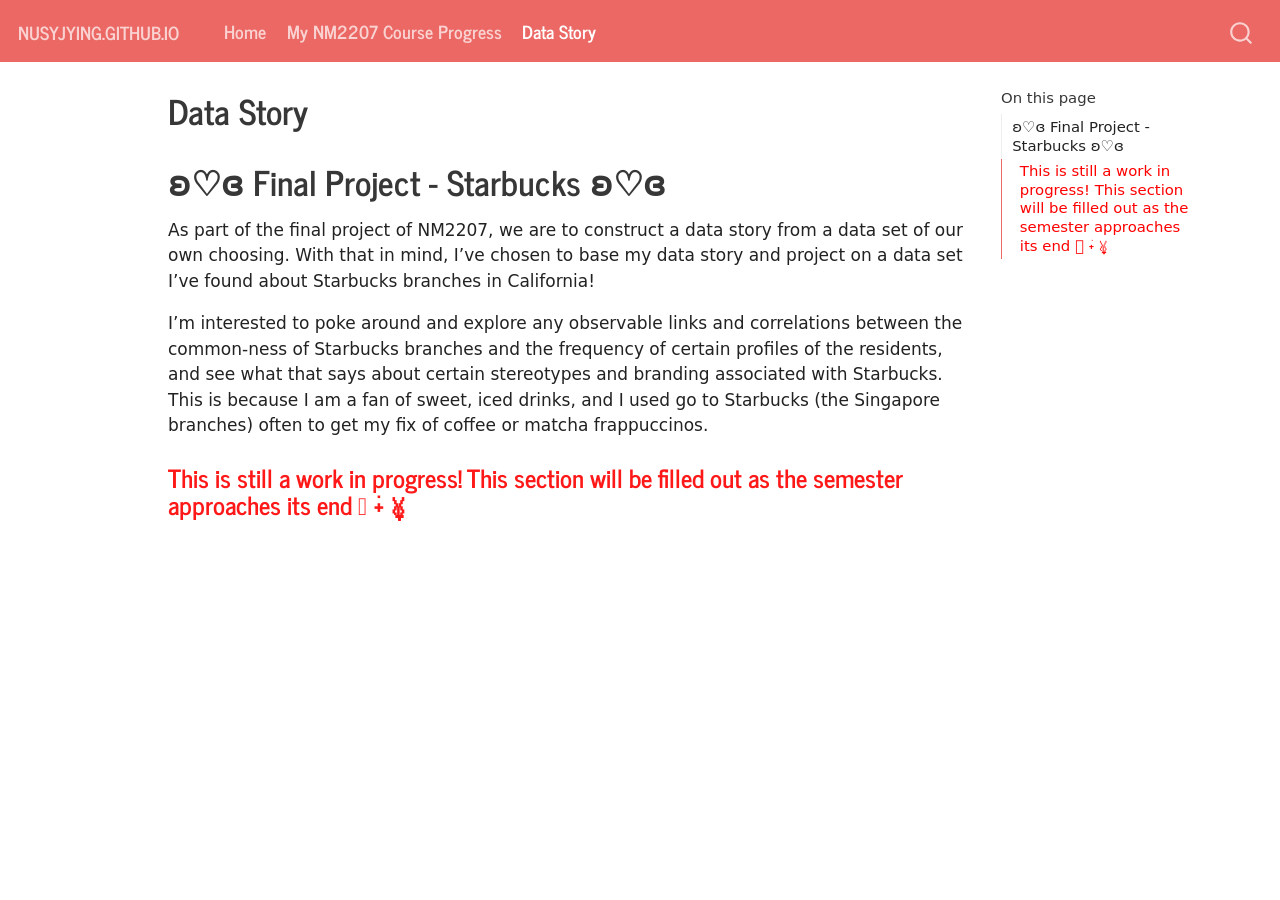
<file: _site/starbucks.html>
<!DOCTYPE html>
<html xmlns="http://www.w3.org/1999/xhtml" lang="en" xml:lang="en"><head>

<meta charset="utf-8">
<meta name="generator" content="quarto-1.3.353">

<meta name="viewport" content="width=device-width, initial-scale=1.0, user-scalable=yes">


<title>nusyjying.github.io - Data Story</title>
<style>
code{white-space: pre-wrap;}
span.smallcaps{font-variant: small-caps;}
div.columns{display: flex; gap: min(4vw, 1.5em);}
div.column{flex: auto; overflow-x: auto;}
div.hanging-indent{margin-left: 1.5em; text-indent: -1.5em;}
ul.task-list{list-style: none;}
ul.task-list li input[type="checkbox"] {
  width: 0.8em;
  margin: 0 0.8em 0.2em -1em; /* quarto-specific, see https://github.com/quarto-dev/quarto-cli/issues/4556 */ 
  vertical-align: middle;
}
</style>


<script src="site_libs/quarto-nav/quarto-nav.js"></script>
<script src="site_libs/quarto-nav/headroom.min.js"></script>
<script src="site_libs/clipboard/clipboard.min.js"></script>
<script src="site_libs/quarto-search/autocomplete.umd.js"></script>
<script src="site_libs/quarto-search/fuse.min.js"></script>
<script src="site_libs/quarto-search/quarto-search.js"></script>
<meta name="quarto:offset" content="./">
<script src="site_libs/quarto-html/quarto.js"></script>
<script src="site_libs/quarto-html/popper.min.js"></script>
<script src="site_libs/quarto-html/tippy.umd.min.js"></script>
<script src="site_libs/quarto-html/anchor.min.js"></script>
<link href="site_libs/quarto-html/tippy.css" rel="stylesheet">
<link href="site_libs/quarto-html/quarto-syntax-highlighting.css" rel="stylesheet" id="quarto-text-highlighting-styles">
<script src="site_libs/bootstrap/bootstrap.min.js"></script>
<link href="site_libs/bootstrap/bootstrap-icons.css" rel="stylesheet">
<link href="site_libs/bootstrap/bootstrap.min.css" rel="stylesheet" id="quarto-bootstrap" data-mode="light">
<script id="quarto-search-options" type="application/json">{
  "location": "navbar",
  "copy-button": false,
  "collapse-after": 3,
  "panel-placement": "end",
  "type": "overlay",
  "limit": 20,
  "language": {
    "search-no-results-text": "No results",
    "search-matching-documents-text": "matching documents",
    "search-copy-link-title": "Copy link to search",
    "search-hide-matches-text": "Hide additional matches",
    "search-more-match-text": "more match in this document",
    "search-more-matches-text": "more matches in this document",
    "search-clear-button-title": "Clear",
    "search-detached-cancel-button-title": "Cancel",
    "search-submit-button-title": "Submit"
  }
}</script>


<link rel="stylesheet" href="styles.css">
</head>

<body class="nav-fixed">

<div id="quarto-search-results"></div>
  <header id="quarto-header" class="headroom fixed-top">
    <nav class="navbar navbar-expand-lg navbar-dark ">
      <div class="navbar-container container-fluid">
      <div class="navbar-brand-container">
    <a class="navbar-brand" href="./index.html">
    <span class="navbar-title">nusyjying.github.io</span>
    </a>
  </div>
            <div id="quarto-search" class="" title="Search"></div>
          <button class="navbar-toggler" type="button" data-bs-toggle="collapse" data-bs-target="#navbarCollapse" aria-controls="navbarCollapse" aria-expanded="false" aria-label="Toggle navigation" onclick="if (window.quartoToggleHeadroom) { window.quartoToggleHeadroom(); }">
  <span class="navbar-toggler-icon"></span>
</button>
          <div class="collapse navbar-collapse" id="navbarCollapse">
            <ul class="navbar-nav navbar-nav-scroll me-auto">
  <li class="nav-item">
    <a class="nav-link" href="./index.html" rel="" target="">
 <span class="menu-text">Home</span></a>
  </li>  
  <li class="nav-item">
    <a class="nav-link" href="./coursecontent.html" rel="" target="">
 <span class="menu-text">My NM2207 Course Progress</span></a>
  </li>  
  <li class="nav-item">
    <a class="nav-link active" href="./starbucks.html" rel="" target="" aria-current="page">
 <span class="menu-text">Data Story</span></a>
  </li>  
</ul>
            <div class="quarto-navbar-tools ms-auto">
</div>
          </div> <!-- /navcollapse -->
      </div> <!-- /container-fluid -->
    </nav>
</header>
<!-- content -->
<div id="quarto-content" class="quarto-container page-columns page-rows-contents page-layout-article page-navbar">
<!-- sidebar -->
<!-- margin-sidebar -->
    <div id="quarto-margin-sidebar" class="sidebar margin-sidebar">
        <nav id="TOC" role="doc-toc" class="toc-active">
    <h2 id="toc-title">On this page</h2>
   
  <ul>
  <li><a href="#ʚɞ-final-project---starbucks-ʚɞ" id="toc-ʚɞ-final-project---starbucks-ʚɞ" class="nav-link active" data-scroll-target="#ʚɞ-final-project---starbucks-ʚɞ">ʚ♡ɞ Final Project - Starbucks ʚ♡ɞ</a>
  <ul class="collapse">
  <li><a href="#this-is-still-a-work-in-progress-this-section-will-be-filled-out-as-the-semester-approaches-its-end-𓂃-𐀔" id="toc-this-is-still-a-work-in-progress-this-section-will-be-filled-out-as-the-semester-approaches-its-end-𓂃-𐀔" class="nav-link" data-scroll-target="#this-is-still-a-work-in-progress-this-section-will-be-filled-out-as-the-semester-approaches-its-end-𓂃-𐀔"><span style="color: red;">This is still a work in progress! This section will be filled out as the semester approaches its end 𓂃 ࣪˖ ִֶָ𐀔</span></a></li>
  </ul></li>
  </ul>
</nav>
    </div>
<!-- main -->
<main class="content" id="quarto-document-content">

<header id="title-block-header" class="quarto-title-block default">
<div class="quarto-title">
<h1 class="title">Data Story</h1>
</div>



<div class="quarto-title-meta">

    
  
    
  </div>
  

</header>

<section id="ʚɞ-final-project---starbucks-ʚɞ" class="level1">
<h1>ʚ♡ɞ Final Project - Starbucks ʚ♡ɞ</h1>
<p>As part of the final project of NM2207, we are to construct a data story from a data set of our own choosing. With that in mind, I’ve chosen to base my data story and project on a data set I’ve found about Starbucks branches in California!</p>
<p>I’m interested to poke around and explore any observable links and correlations between the common-ness of Starbucks branches and the frequency of certain profiles of the residents, and see what that says about certain stereotypes and branding associated with Starbucks. This is because I am a fan of sweet, iced drinks, and I used go to Starbucks (the Singapore branches) often to get my fix of coffee or matcha frappuccinos.</p>
<section id="this-is-still-a-work-in-progress-this-section-will-be-filled-out-as-the-semester-approaches-its-end-𓂃-𐀔" class="level3">
<h3 class="anchored" data-anchor-id="this-is-still-a-work-in-progress-this-section-will-be-filled-out-as-the-semester-approaches-its-end-𓂃-𐀔"><span style="color: red;">This is still a work in progress! This section will be filled out as the semester approaches its end 𓂃 ࣪˖ ִֶָ𐀔</span></h3>


</section>
</section>

</main> <!-- /main -->
<script id="quarto-html-after-body" type="application/javascript">
window.document.addEventListener("DOMContentLoaded", function (event) {
  const toggleBodyColorMode = (bsSheetEl) => {
    const mode = bsSheetEl.getAttribute("data-mode");
    const bodyEl = window.document.querySelector("body");
    if (mode === "dark") {
      bodyEl.classList.add("quarto-dark");
      bodyEl.classList.remove("quarto-light");
    } else {
      bodyEl.classList.add("quarto-light");
      bodyEl.classList.remove("quarto-dark");
    }
  }
  const toggleBodyColorPrimary = () => {
    const bsSheetEl = window.document.querySelector("link#quarto-bootstrap");
    if (bsSheetEl) {
      toggleBodyColorMode(bsSheetEl);
    }
  }
  toggleBodyColorPrimary();  
  const icon = "";
  const anchorJS = new window.AnchorJS();
  anchorJS.options = {
    placement: 'right',
    icon: icon
  };
  anchorJS.add('.anchored');
  const isCodeAnnotation = (el) => {
    for (const clz of el.classList) {
      if (clz.startsWith('code-annotation-')) {                     
        return true;
      }
    }
    return false;
  }
  const clipboard = new window.ClipboardJS('.code-copy-button', {
    text: function(trigger) {
      const codeEl = trigger.previousElementSibling.cloneNode(true);
      for (const childEl of codeEl.children) {
        if (isCodeAnnotation(childEl)) {
          childEl.remove();
        }
      }
      return codeEl.innerText;
    }
  });
  clipboard.on('success', function(e) {
    // button target
    const button = e.trigger;
    // don't keep focus
    button.blur();
    // flash "checked"
    button.classList.add('code-copy-button-checked');
    var currentTitle = button.getAttribute("title");
    button.setAttribute("title", "Copied!");
    let tooltip;
    if (window.bootstrap) {
      button.setAttribute("data-bs-toggle", "tooltip");
      button.setAttribute("data-bs-placement", "left");
      button.setAttribute("data-bs-title", "Copied!");
      tooltip = new bootstrap.Tooltip(button, 
        { trigger: "manual", 
          customClass: "code-copy-button-tooltip",
          offset: [0, -8]});
      tooltip.show();    
    }
    setTimeout(function() {
      if (tooltip) {
        tooltip.hide();
        button.removeAttribute("data-bs-title");
        button.removeAttribute("data-bs-toggle");
        button.removeAttribute("data-bs-placement");
      }
      button.setAttribute("title", currentTitle);
      button.classList.remove('code-copy-button-checked');
    }, 1000);
    // clear code selection
    e.clearSelection();
  });
  function tippyHover(el, contentFn) {
    const config = {
      allowHTML: true,
      content: contentFn,
      maxWidth: 500,
      delay: 100,
      arrow: false,
      appendTo: function(el) {
          return el.parentElement;
      },
      interactive: true,
      interactiveBorder: 10,
      theme: 'quarto',
      placement: 'bottom-start'
    };
    window.tippy(el, config); 
  }
  const noterefs = window.document.querySelectorAll('a[role="doc-noteref"]');
  for (var i=0; i<noterefs.length; i++) {
    const ref = noterefs[i];
    tippyHover(ref, function() {
      // use id or data attribute instead here
      let href = ref.getAttribute('data-footnote-href') || ref.getAttribute('href');
      try { href = new URL(href).hash; } catch {}
      const id = href.replace(/^#\/?/, "");
      const note = window.document.getElementById(id);
      return note.innerHTML;
    });
  }
      let selectedAnnoteEl;
      const selectorForAnnotation = ( cell, annotation) => {
        let cellAttr = 'data-code-cell="' + cell + '"';
        let lineAttr = 'data-code-annotation="' +  annotation + '"';
        const selector = 'span[' + cellAttr + '][' + lineAttr + ']';
        return selector;
      }
      const selectCodeLines = (annoteEl) => {
        const doc = window.document;
        const targetCell = annoteEl.getAttribute("data-target-cell");
        const targetAnnotation = annoteEl.getAttribute("data-target-annotation");
        const annoteSpan = window.document.querySelector(selectorForAnnotation(targetCell, targetAnnotation));
        const lines = annoteSpan.getAttribute("data-code-lines").split(",");
        const lineIds = lines.map((line) => {
          return targetCell + "-" + line;
        })
        let top = null;
        let height = null;
        let parent = null;
        if (lineIds.length > 0) {
            //compute the position of the single el (top and bottom and make a div)
            const el = window.document.getElementById(lineIds[0]);
            top = el.offsetTop;
            height = el.offsetHeight;
            parent = el.parentElement.parentElement;
          if (lineIds.length > 1) {
            const lastEl = window.document.getElementById(lineIds[lineIds.length - 1]);
            const bottom = lastEl.offsetTop + lastEl.offsetHeight;
            height = bottom - top;
          }
          if (top !== null && height !== null && parent !== null) {
            // cook up a div (if necessary) and position it 
            let div = window.document.getElementById("code-annotation-line-highlight");
            if (div === null) {
              div = window.document.createElement("div");
              div.setAttribute("id", "code-annotation-line-highlight");
              div.style.position = 'absolute';
              parent.appendChild(div);
            }
            div.style.top = top - 2 + "px";
            div.style.height = height + 4 + "px";
            let gutterDiv = window.document.getElementById("code-annotation-line-highlight-gutter");
            if (gutterDiv === null) {
              gutterDiv = window.document.createElement("div");
              gutterDiv.setAttribute("id", "code-annotation-line-highlight-gutter");
              gutterDiv.style.position = 'absolute';
              const codeCell = window.document.getElementById(targetCell);
              const gutter = codeCell.querySelector('.code-annotation-gutter');
              gutter.appendChild(gutterDiv);
            }
            gutterDiv.style.top = top - 2 + "px";
            gutterDiv.style.height = height + 4 + "px";
          }
          selectedAnnoteEl = annoteEl;
        }
      };
      const unselectCodeLines = () => {
        const elementsIds = ["code-annotation-line-highlight", "code-annotation-line-highlight-gutter"];
        elementsIds.forEach((elId) => {
          const div = window.document.getElementById(elId);
          if (div) {
            div.remove();
          }
        });
        selectedAnnoteEl = undefined;
      };
      // Attach click handler to the DT
      const annoteDls = window.document.querySelectorAll('dt[data-target-cell]');
      for (const annoteDlNode of annoteDls) {
        annoteDlNode.addEventListener('click', (event) => {
          const clickedEl = event.target;
          if (clickedEl !== selectedAnnoteEl) {
            unselectCodeLines();
            const activeEl = window.document.querySelector('dt[data-target-cell].code-annotation-active');
            if (activeEl) {
              activeEl.classList.remove('code-annotation-active');
            }
            selectCodeLines(clickedEl);
            clickedEl.classList.add('code-annotation-active');
          } else {
            // Unselect the line
            unselectCodeLines();
            clickedEl.classList.remove('code-annotation-active');
          }
        });
      }
  const findCites = (el) => {
    const parentEl = el.parentElement;
    if (parentEl) {
      const cites = parentEl.dataset.cites;
      if (cites) {
        return {
          el,
          cites: cites.split(' ')
        };
      } else {
        return findCites(el.parentElement)
      }
    } else {
      return undefined;
    }
  };
  var bibliorefs = window.document.querySelectorAll('a[role="doc-biblioref"]');
  for (var i=0; i<bibliorefs.length; i++) {
    const ref = bibliorefs[i];
    const citeInfo = findCites(ref);
    if (citeInfo) {
      tippyHover(citeInfo.el, function() {
        var popup = window.document.createElement('div');
        citeInfo.cites.forEach(function(cite) {
          var citeDiv = window.document.createElement('div');
          citeDiv.classList.add('hanging-indent');
          citeDiv.classList.add('csl-entry');
          var biblioDiv = window.document.getElementById('ref-' + cite);
          if (biblioDiv) {
            citeDiv.innerHTML = biblioDiv.innerHTML;
          }
          popup.appendChild(citeDiv);
        });
        return popup.innerHTML;
      });
    }
  }
});
</script>
</div> <!-- /content -->



</body></html>
</file>
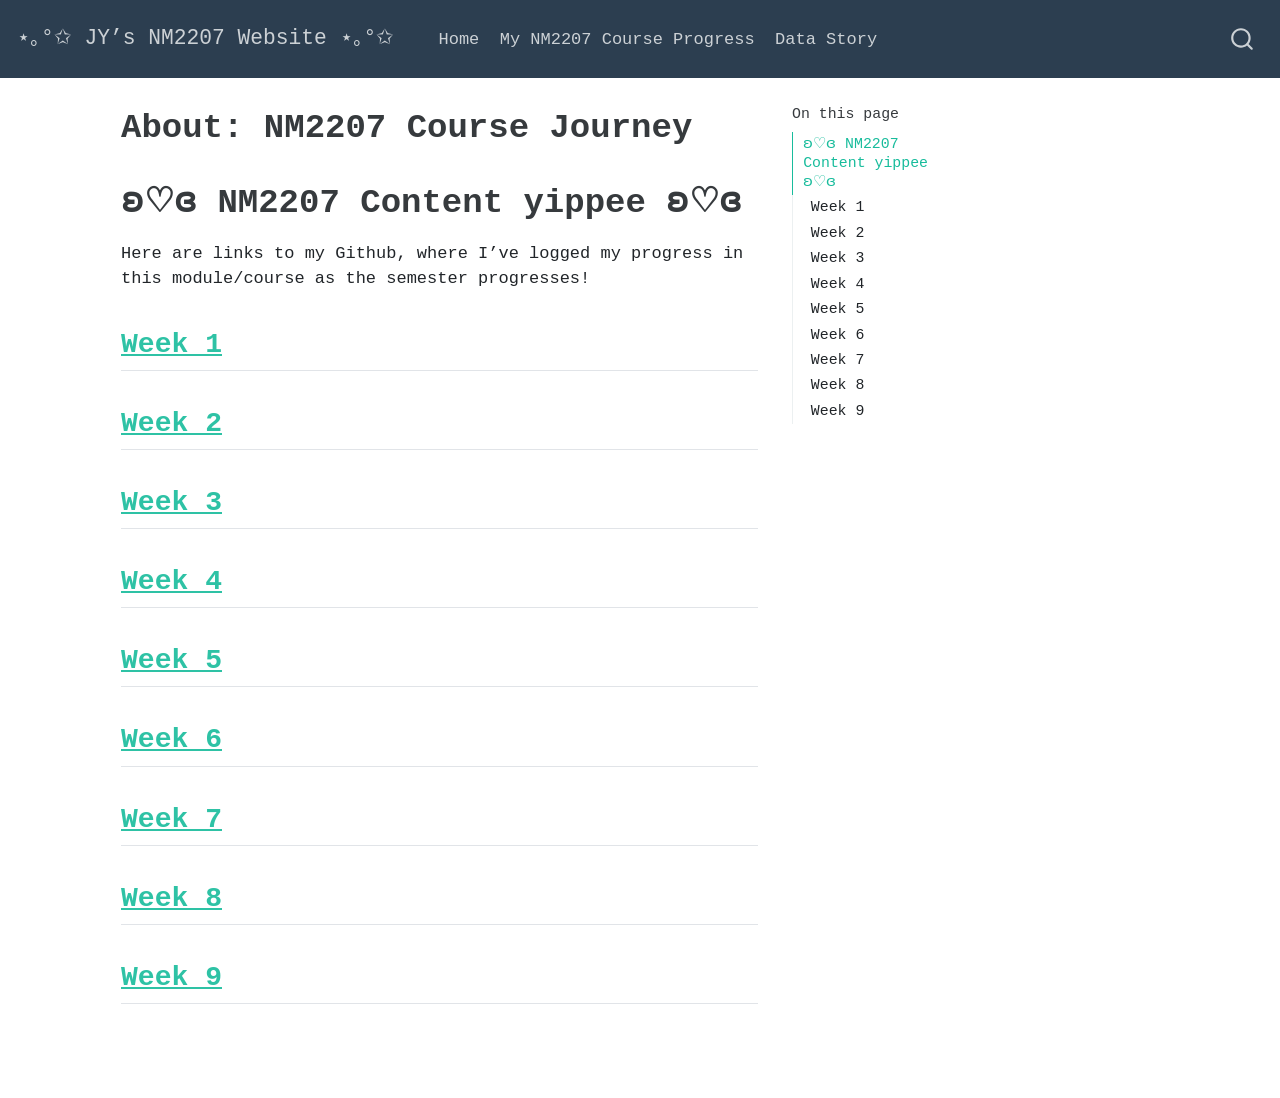
<file: docs/about.html>
<!DOCTYPE html>
<html xmlns="http://www.w3.org/1999/xhtml" lang="en" xml:lang="en"><head>

<meta charset="utf-8">
<meta name="generator" content="quarto-1.3.353">

<meta name="viewport" content="width=device-width, initial-scale=1.0, user-scalable=yes">


<title>⋆｡°✩ JY’s NM2207 Website ⋆｡°✩ - About: NM2207 Course Journey</title>
<style>
code{white-space: pre-wrap;}
span.smallcaps{font-variant: small-caps;}
div.columns{display: flex; gap: min(4vw, 1.5em);}
div.column{flex: auto; overflow-x: auto;}
div.hanging-indent{margin-left: 1.5em; text-indent: -1.5em;}
ul.task-list{list-style: none;}
ul.task-list li input[type="checkbox"] {
  width: 0.8em;
  margin: 0 0.8em 0.2em -1em; /* quarto-specific, see https://github.com/quarto-dev/quarto-cli/issues/4556 */ 
  vertical-align: middle;
}
</style>


<script src="site_libs/quarto-nav/quarto-nav.js"></script>
<script src="site_libs/quarto-nav/headroom.min.js"></script>
<script src="site_libs/clipboard/clipboard.min.js"></script>
<script src="site_libs/quarto-search/autocomplete.umd.js"></script>
<script src="site_libs/quarto-search/fuse.min.js"></script>
<script src="site_libs/quarto-search/quarto-search.js"></script>
<meta name="quarto:offset" content="./">
<script src="site_libs/quarto-html/quarto.js"></script>
<script src="site_libs/quarto-html/popper.min.js"></script>
<script src="site_libs/quarto-html/tippy.umd.min.js"></script>
<script src="site_libs/quarto-html/anchor.min.js"></script>
<link href="site_libs/quarto-html/tippy.css" rel="stylesheet">
<link href="site_libs/quarto-html/quarto-syntax-highlighting.css" rel="stylesheet" id="quarto-text-highlighting-styles">
<script src="site_libs/bootstrap/bootstrap.min.js"></script>
<link href="site_libs/bootstrap/bootstrap-icons.css" rel="stylesheet">
<link href="site_libs/bootstrap/bootstrap.min.css" rel="stylesheet" id="quarto-bootstrap" data-mode="light">
<script id="quarto-search-options" type="application/json">{
  "location": "navbar",
  "copy-button": false,
  "collapse-after": 3,
  "panel-placement": "end",
  "type": "overlay",
  "limit": 20,
  "language": {
    "search-no-results-text": "No results",
    "search-matching-documents-text": "matching documents",
    "search-copy-link-title": "Copy link to search",
    "search-hide-matches-text": "Hide additional matches",
    "search-more-match-text": "more match in this document",
    "search-more-matches-text": "more matches in this document",
    "search-clear-button-title": "Clear",
    "search-detached-cancel-button-title": "Cancel",
    "search-submit-button-title": "Submit"
  }
}</script>


<link rel="stylesheet" href="styles.css">
</head>

<body class="nav-fixed">

<div id="quarto-search-results"></div>
  <header id="quarto-header" class="headroom fixed-top">
    <nav class="navbar navbar-expand-lg navbar-dark ">
      <div class="navbar-container container-fluid">
      <div class="navbar-brand-container">
    <a class="navbar-brand" href="./index.html">
    <span class="navbar-title">⋆｡°✩ JY’s NM2207 Website ⋆｡°✩</span>
    </a>
  </div>
            <div id="quarto-search" class="" title="Search"></div>
          <button class="navbar-toggler" type="button" data-bs-toggle="collapse" data-bs-target="#navbarCollapse" aria-controls="navbarCollapse" aria-expanded="false" aria-label="Toggle navigation" onclick="if (window.quartoToggleHeadroom) { window.quartoToggleHeadroom(); }">
  <span class="navbar-toggler-icon"></span>
</button>
          <div class="collapse navbar-collapse" id="navbarCollapse">
            <ul class="navbar-nav navbar-nav-scroll me-auto">
  <li class="nav-item">
    <a class="nav-link" href="./index.html" rel="" target="">
 <span class="menu-text">Home</span></a>
  </li>  
  <li class="nav-item">
    <a class="nav-link" href="./coursecontent.html" rel="" target="">
 <span class="menu-text">My NM2207 Course Progress</span></a>
  </li>  
  <li class="nav-item">
    <a class="nav-link" href="./starbucks.html" rel="" target="">
 <span class="menu-text">Data Story</span></a>
  </li>  
</ul>
            <div class="quarto-navbar-tools ms-auto">
</div>
          </div> <!-- /navcollapse -->
      </div> <!-- /container-fluid -->
    </nav>
</header>
<!-- content -->
<div id="quarto-content" class="quarto-container page-columns page-rows-contents page-layout-article page-navbar">
<!-- sidebar -->
<!-- margin-sidebar -->
    <div id="quarto-margin-sidebar" class="sidebar margin-sidebar">
        <nav id="TOC" role="doc-toc" class="toc-active">
    <h2 id="toc-title">On this page</h2>
   
  <ul>
  <li><a href="#ʚɞ-nm2207-content-yippee-ʚɞ" id="toc-ʚɞ-nm2207-content-yippee-ʚɞ" class="nav-link active" data-scroll-target="#ʚɞ-nm2207-content-yippee-ʚɞ">ʚ♡ɞ NM2207 Content yippee ʚ♡ɞ</a>
  <ul class="collapse">
  <li><a href="#week-1" id="toc-week-1" class="nav-link" data-scroll-target="#week-1">Week 1</a></li>
  <li><a href="#week-2" id="toc-week-2" class="nav-link" data-scroll-target="#week-2">Week 2</a></li>
  <li><a href="#week-3" id="toc-week-3" class="nav-link" data-scroll-target="#week-3">Week 3</a></li>
  <li><a href="#week-4" id="toc-week-4" class="nav-link" data-scroll-target="#week-4">Week 4</a></li>
  <li><a href="#week-5" id="toc-week-5" class="nav-link" data-scroll-target="#week-5">Week 5</a></li>
  <li><a href="#week-6" id="toc-week-6" class="nav-link" data-scroll-target="#week-6">Week 6</a></li>
  <li><a href="#week-7" id="toc-week-7" class="nav-link" data-scroll-target="#week-7">Week 7</a></li>
  <li><a href="#week-8" id="toc-week-8" class="nav-link" data-scroll-target="#week-8">Week 8</a></li>
  <li><a href="#week-9" id="toc-week-9" class="nav-link" data-scroll-target="#week-9">Week 9</a></li>
  </ul></li>
  </ul>
</nav>
    </div>
<!-- main -->
<main class="content" id="quarto-document-content">

<header id="title-block-header" class="quarto-title-block default">
<div class="quarto-title">
<h1 class="title">About: NM2207 Course Journey</h1>
</div>



<div class="quarto-title-meta">

    
  
    
  </div>
  

</header>

<section id="ʚɞ-nm2207-content-yippee-ʚɞ" class="level1">
<h1>ʚ♡ɞ NM2207 Content yippee ʚ♡ɞ</h1>
<p>Here are links to my Github, where I’ve logged my progress in this module/course as the semester progresses!</p>
<section id="week-1" class="level2">
<h2 class="anchored" data-anchor-id="week-1"><a href="https://github.com/nusyjying/nusyjying.github.io/tree/main/Week%201">Week 1</a></h2>
</section>
<section id="week-2" class="level2">
<h2 class="anchored" data-anchor-id="week-2"><a href="https://github.com/nusyjying/nusyjying.github.io/tree/main/Week%202">Week 2</a></h2>
</section>
<section id="week-3" class="level2">
<h2 class="anchored" data-anchor-id="week-3"><a href="https://github.com/nusyjying/nusyjying.github.io/tree/main/Week%203">Week 3</a></h2>
</section>
<section id="week-4" class="level2">
<h2 class="anchored" data-anchor-id="week-4"><a href="https://github.com/nusyjying/nusyjying.github.io/tree/main/Week%204">Week 4</a></h2>
</section>
<section id="week-5" class="level2">
<h2 class="anchored" data-anchor-id="week-5"><a href="https://github.com/nusyjying/nusyjying.github.io/tree/main/Week%205">Week 5</a></h2>
</section>
<section id="week-6" class="level2">
<h2 class="anchored" data-anchor-id="week-6"><a href="https://github.com/nusyjying/nusyjying.github.io/tree/main/Week%206">Week 6</a></h2>
</section>
<section id="week-7" class="level2">
<h2 class="anchored" data-anchor-id="week-7"><a href="https://github.com/nusyjying/nusyjying.github.io/tree/main/Week%207">Week 7</a></h2>
</section>
<section id="week-8" class="level2">
<h2 class="anchored" data-anchor-id="week-8"><a href="https://github.com/nusyjying/nusyjying.github.io/tree/main/Week%208">Week 8</a></h2>
</section>
<section id="week-9" class="level2">
<h2 class="anchored" data-anchor-id="week-9"><a href="https://github.com/nusyjying/nusyjying.github.io/tree/main/Week%209">Week 9</a></h2>


</section>
</section>

</main> <!-- /main -->
<script id="quarto-html-after-body" type="application/javascript">
window.document.addEventListener("DOMContentLoaded", function (event) {
  const toggleBodyColorMode = (bsSheetEl) => {
    const mode = bsSheetEl.getAttribute("data-mode");
    const bodyEl = window.document.querySelector("body");
    if (mode === "dark") {
      bodyEl.classList.add("quarto-dark");
      bodyEl.classList.remove("quarto-light");
    } else {
      bodyEl.classList.add("quarto-light");
      bodyEl.classList.remove("quarto-dark");
    }
  }
  const toggleBodyColorPrimary = () => {
    const bsSheetEl = window.document.querySelector("link#quarto-bootstrap");
    if (bsSheetEl) {
      toggleBodyColorMode(bsSheetEl);
    }
  }
  toggleBodyColorPrimary();  
  const icon = "";
  const anchorJS = new window.AnchorJS();
  anchorJS.options = {
    placement: 'right',
    icon: icon
  };
  anchorJS.add('.anchored');
  const isCodeAnnotation = (el) => {
    for (const clz of el.classList) {
      if (clz.startsWith('code-annotation-')) {                     
        return true;
      }
    }
    return false;
  }
  const clipboard = new window.ClipboardJS('.code-copy-button', {
    text: function(trigger) {
      const codeEl = trigger.previousElementSibling.cloneNode(true);
      for (const childEl of codeEl.children) {
        if (isCodeAnnotation(childEl)) {
          childEl.remove();
        }
      }
      return codeEl.innerText;
    }
  });
  clipboard.on('success', function(e) {
    // button target
    const button = e.trigger;
    // don't keep focus
    button.blur();
    // flash "checked"
    button.classList.add('code-copy-button-checked');
    var currentTitle = button.getAttribute("title");
    button.setAttribute("title", "Copied!");
    let tooltip;
    if (window.bootstrap) {
      button.setAttribute("data-bs-toggle", "tooltip");
      button.setAttribute("data-bs-placement", "left");
      button.setAttribute("data-bs-title", "Copied!");
      tooltip = new bootstrap.Tooltip(button, 
        { trigger: "manual", 
          customClass: "code-copy-button-tooltip",
          offset: [0, -8]});
      tooltip.show();    
    }
    setTimeout(function() {
      if (tooltip) {
        tooltip.hide();
        button.removeAttribute("data-bs-title");
        button.removeAttribute("data-bs-toggle");
        button.removeAttribute("data-bs-placement");
      }
      button.setAttribute("title", currentTitle);
      button.classList.remove('code-copy-button-checked');
    }, 1000);
    // clear code selection
    e.clearSelection();
  });
  function tippyHover(el, contentFn) {
    const config = {
      allowHTML: true,
      content: contentFn,
      maxWidth: 500,
      delay: 100,
      arrow: false,
      appendTo: function(el) {
          return el.parentElement;
      },
      interactive: true,
      interactiveBorder: 10,
      theme: 'quarto',
      placement: 'bottom-start'
    };
    window.tippy(el, config); 
  }
  const noterefs = window.document.querySelectorAll('a[role="doc-noteref"]');
  for (var i=0; i<noterefs.length; i++) {
    const ref = noterefs[i];
    tippyHover(ref, function() {
      // use id or data attribute instead here
      let href = ref.getAttribute('data-footnote-href') || ref.getAttribute('href');
      try { href = new URL(href).hash; } catch {}
      const id = href.replace(/^#\/?/, "");
      const note = window.document.getElementById(id);
      return note.innerHTML;
    });
  }
      let selectedAnnoteEl;
      const selectorForAnnotation = ( cell, annotation) => {
        let cellAttr = 'data-code-cell="' + cell + '"';
        let lineAttr = 'data-code-annotation="' +  annotation + '"';
        const selector = 'span[' + cellAttr + '][' + lineAttr + ']';
        return selector;
      }
      const selectCodeLines = (annoteEl) => {
        const doc = window.document;
        const targetCell = annoteEl.getAttribute("data-target-cell");
        const targetAnnotation = annoteEl.getAttribute("data-target-annotation");
        const annoteSpan = window.document.querySelector(selectorForAnnotation(targetCell, targetAnnotation));
        const lines = annoteSpan.getAttribute("data-code-lines").split(",");
        const lineIds = lines.map((line) => {
          return targetCell + "-" + line;
        })
        let top = null;
        let height = null;
        let parent = null;
        if (lineIds.length > 0) {
            //compute the position of the single el (top and bottom and make a div)
            const el = window.document.getElementById(lineIds[0]);
            top = el.offsetTop;
            height = el.offsetHeight;
            parent = el.parentElement.parentElement;
          if (lineIds.length > 1) {
            const lastEl = window.document.getElementById(lineIds[lineIds.length - 1]);
            const bottom = lastEl.offsetTop + lastEl.offsetHeight;
            height = bottom - top;
          }
          if (top !== null && height !== null && parent !== null) {
            // cook up a div (if necessary) and position it 
            let div = window.document.getElementById("code-annotation-line-highlight");
            if (div === null) {
              div = window.document.createElement("div");
              div.setAttribute("id", "code-annotation-line-highlight");
              div.style.position = 'absolute';
              parent.appendChild(div);
            }
            div.style.top = top - 2 + "px";
            div.style.height = height + 4 + "px";
            let gutterDiv = window.document.getElementById("code-annotation-line-highlight-gutter");
            if (gutterDiv === null) {
              gutterDiv = window.document.createElement("div");
              gutterDiv.setAttribute("id", "code-annotation-line-highlight-gutter");
              gutterDiv.style.position = 'absolute';
              const codeCell = window.document.getElementById(targetCell);
              const gutter = codeCell.querySelector('.code-annotation-gutter');
              gutter.appendChild(gutterDiv);
            }
            gutterDiv.style.top = top - 2 + "px";
            gutterDiv.style.height = height + 4 + "px";
          }
          selectedAnnoteEl = annoteEl;
        }
      };
      const unselectCodeLines = () => {
        const elementsIds = ["code-annotation-line-highlight", "code-annotation-line-highlight-gutter"];
        elementsIds.forEach((elId) => {
          const div = window.document.getElementById(elId);
          if (div) {
            div.remove();
          }
        });
        selectedAnnoteEl = undefined;
      };
      // Attach click handler to the DT
      const annoteDls = window.document.querySelectorAll('dt[data-target-cell]');
      for (const annoteDlNode of annoteDls) {
        annoteDlNode.addEventListener('click', (event) => {
          const clickedEl = event.target;
          if (clickedEl !== selectedAnnoteEl) {
            unselectCodeLines();
            const activeEl = window.document.querySelector('dt[data-target-cell].code-annotation-active');
            if (activeEl) {
              activeEl.classList.remove('code-annotation-active');
            }
            selectCodeLines(clickedEl);
            clickedEl.classList.add('code-annotation-active');
          } else {
            // Unselect the line
            unselectCodeLines();
            clickedEl.classList.remove('code-annotation-active');
          }
        });
      }
  const findCites = (el) => {
    const parentEl = el.parentElement;
    if (parentEl) {
      const cites = parentEl.dataset.cites;
      if (cites) {
        return {
          el,
          cites: cites.split(' ')
        };
      } else {
        return findCites(el.parentElement)
      }
    } else {
      return undefined;
    }
  };
  var bibliorefs = window.document.querySelectorAll('a[role="doc-biblioref"]');
  for (var i=0; i<bibliorefs.length; i++) {
    const ref = bibliorefs[i];
    const citeInfo = findCites(ref);
    if (citeInfo) {
      tippyHover(citeInfo.el, function() {
        var popup = window.document.createElement('div');
        citeInfo.cites.forEach(function(cite) {
          var citeDiv = window.document.createElement('div');
          citeDiv.classList.add('hanging-indent');
          citeDiv.classList.add('csl-entry');
          var biblioDiv = window.document.getElementById('ref-' + cite);
          if (biblioDiv) {
            citeDiv.innerHTML = biblioDiv.innerHTML;
          }
          popup.appendChild(citeDiv);
        });
        return popup.innerHTML;
      });
    }
  }
});
</script>
</div> <!-- /content -->



</body></html>
</file>
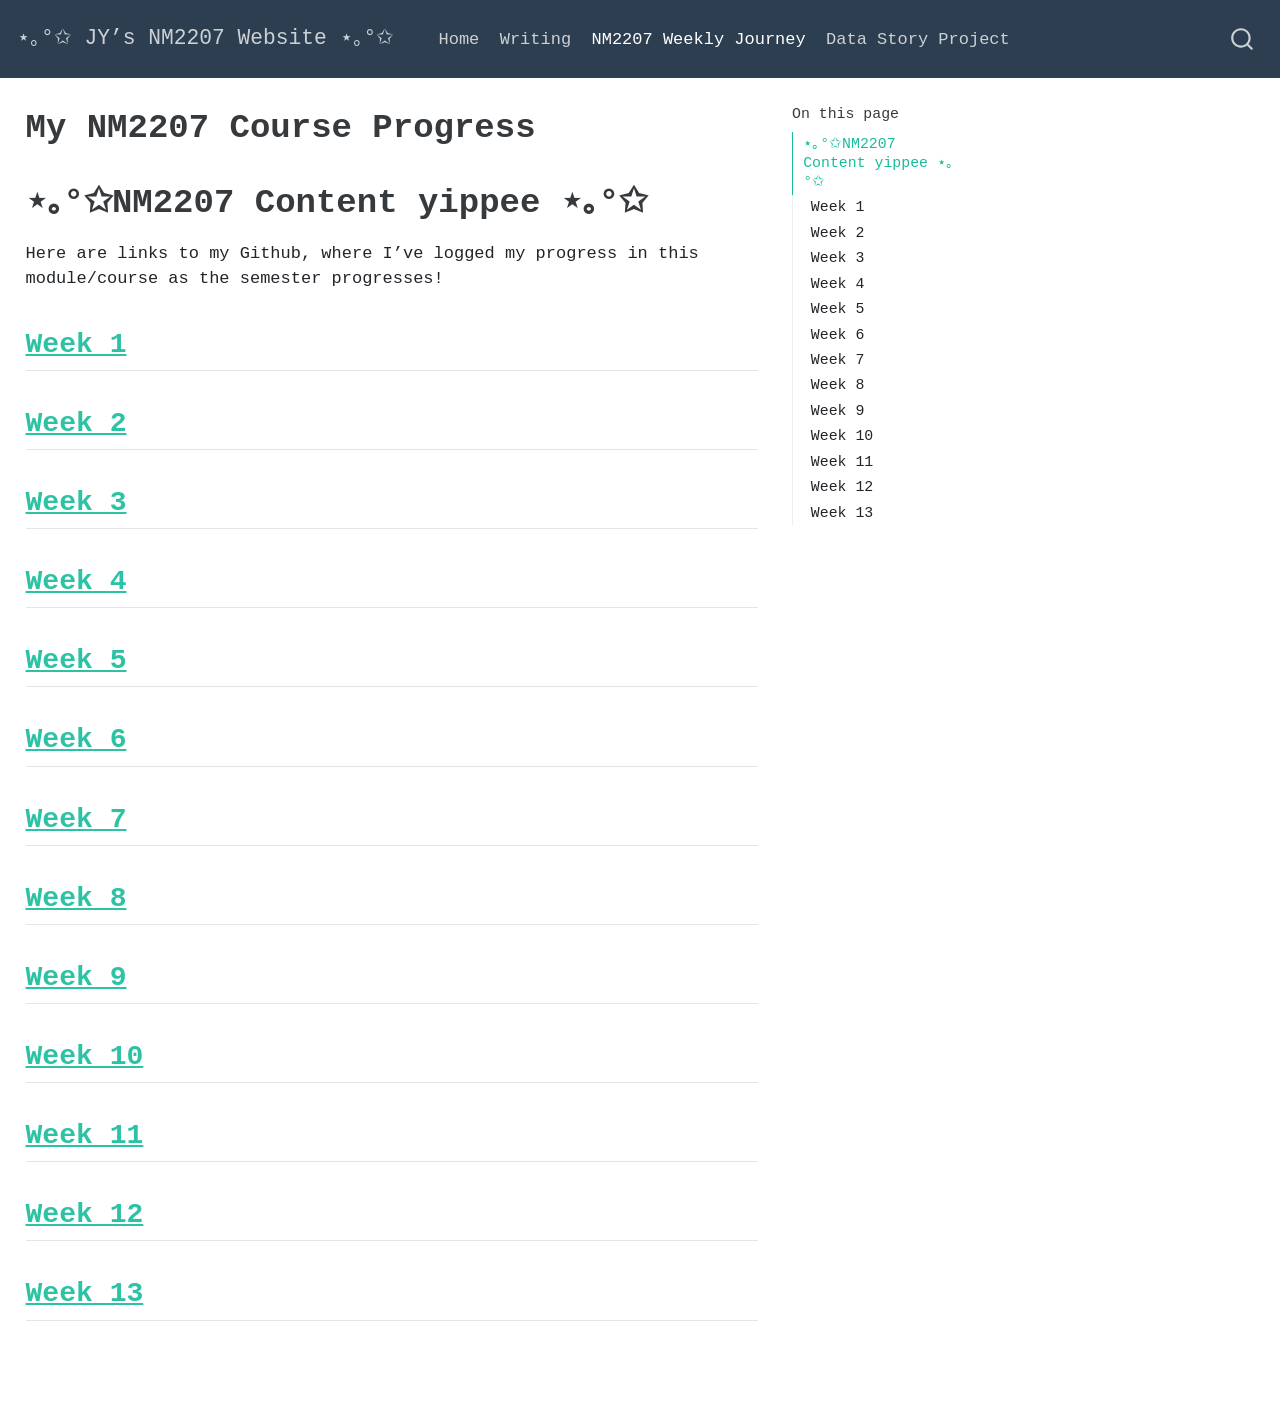
<file: docs/coursecontent.html>
<!DOCTYPE html>
<html xmlns="http://www.w3.org/1999/xhtml" lang="en" xml:lang="en"><head>

<meta charset="utf-8">
<meta name="generator" content="quarto-1.3.353">

<meta name="viewport" content="width=device-width, initial-scale=1.0, user-scalable=yes">


<title>⋆｡°✩ JY’s NM2207 Website ⋆｡°✩ - My NM2207 Course Progress</title>
<style>
code{white-space: pre-wrap;}
span.smallcaps{font-variant: small-caps;}
div.columns{display: flex; gap: min(4vw, 1.5em);}
div.column{flex: auto; overflow-x: auto;}
div.hanging-indent{margin-left: 1.5em; text-indent: -1.5em;}
ul.task-list{list-style: none;}
ul.task-list li input[type="checkbox"] {
  width: 0.8em;
  margin: 0 0.8em 0.2em -1em; /* quarto-specific, see https://github.com/quarto-dev/quarto-cli/issues/4556 */ 
  vertical-align: middle;
}
</style>


<script src="site_libs/quarto-nav/quarto-nav.js"></script>
<script src="site_libs/quarto-nav/headroom.min.js"></script>
<script src="site_libs/clipboard/clipboard.min.js"></script>
<script src="site_libs/quarto-search/autocomplete.umd.js"></script>
<script src="site_libs/quarto-search/fuse.min.js"></script>
<script src="site_libs/quarto-search/quarto-search.js"></script>
<meta name="quarto:offset" content="./">
<script src="site_libs/quarto-html/quarto.js"></script>
<script src="site_libs/quarto-html/popper.min.js"></script>
<script src="site_libs/quarto-html/tippy.umd.min.js"></script>
<script src="site_libs/quarto-html/anchor.min.js"></script>
<link href="site_libs/quarto-html/tippy.css" rel="stylesheet">
<link href="site_libs/quarto-html/quarto-syntax-highlighting.css" rel="stylesheet" id="quarto-text-highlighting-styles">
<script src="site_libs/bootstrap/bootstrap.min.js"></script>
<link href="site_libs/bootstrap/bootstrap-icons.css" rel="stylesheet">
<link href="site_libs/bootstrap/bootstrap.min.css" rel="stylesheet" id="quarto-bootstrap" data-mode="light">
<script id="quarto-search-options" type="application/json">{
  "location": "navbar",
  "copy-button": false,
  "collapse-after": 3,
  "panel-placement": "end",
  "type": "overlay",
  "limit": 20,
  "language": {
    "search-no-results-text": "No results",
    "search-matching-documents-text": "matching documents",
    "search-copy-link-title": "Copy link to search",
    "search-hide-matches-text": "Hide additional matches",
    "search-more-match-text": "more match in this document",
    "search-more-matches-text": "more matches in this document",
    "search-clear-button-title": "Clear",
    "search-detached-cancel-button-title": "Cancel",
    "search-submit-button-title": "Submit"
  }
}</script>


<link rel="stylesheet" href="styles.css">
</head>

<body class="nav-fixed">

<div id="quarto-search-results"></div>
  <header id="quarto-header" class="headroom fixed-top">
    <nav class="navbar navbar-expand-lg navbar-dark ">
      <div class="navbar-container container-fluid">
      <div class="navbar-brand-container">
    <a class="navbar-brand" href="./index.html">
    <span class="navbar-title">⋆｡°✩ JY’s NM2207 Website ⋆｡°✩</span>
    </a>
  </div>
            <div id="quarto-search" class="" title="Search"></div>
          <button class="navbar-toggler" type="button" data-bs-toggle="collapse" data-bs-target="#navbarCollapse" aria-controls="navbarCollapse" aria-expanded="false" aria-label="Toggle navigation" onclick="if (window.quartoToggleHeadroom) { window.quartoToggleHeadroom(); }">
  <span class="navbar-toggler-icon"></span>
</button>
          <div class="collapse navbar-collapse" id="navbarCollapse">
            <ul class="navbar-nav navbar-nav-scroll me-auto">
  <li class="nav-item">
    <a class="nav-link" href="./index.html" rel="" target="">
 <span class="menu-text">Home</span></a>
  </li>  
  <li class="nav-item">
    <a class="nav-link" href="./posts.html" rel="" target="">
 <span class="menu-text">Writing</span></a>
  </li>  
  <li class="nav-item">
    <a class="nav-link active" href="./coursecontent.html" rel="" target="" aria-current="page">
 <span class="menu-text">NM2207 Weekly Journey</span></a>
  </li>  
  <li class="nav-item">
    <a class="nav-link" href="./starbucks.html" rel="" target="">
 <span class="menu-text">Data Story Project</span></a>
  </li>  
</ul>
            <div class="quarto-navbar-tools ms-auto">
</div>
          </div> <!-- /navcollapse -->
      </div> <!-- /container-fluid -->
    </nav>
</header>
<!-- content -->
<div id="quarto-content" class="quarto-container page-columns page-rows-contents page-layout-full page-navbar">
<!-- sidebar -->
<!-- margin-sidebar -->
    <div id="quarto-margin-sidebar" class="sidebar margin-sidebar">
        <nav id="TOC" role="doc-toc" class="toc-active">
    <h2 id="toc-title">On this page</h2>
   
  <ul>
  <li><a href="#nm2207-content-yippee" id="toc-nm2207-content-yippee" class="nav-link active" data-scroll-target="#nm2207-content-yippee">⋆｡°✩NM2207 Content yippee ⋆｡°✩</a>
  <ul class="collapse">
  <li><a href="#week-1" id="toc-week-1" class="nav-link" data-scroll-target="#week-1">Week 1</a></li>
  <li><a href="#week-2" id="toc-week-2" class="nav-link" data-scroll-target="#week-2">Week 2</a></li>
  <li><a href="#week-3" id="toc-week-3" class="nav-link" data-scroll-target="#week-3">Week 3</a></li>
  <li><a href="#week-4" id="toc-week-4" class="nav-link" data-scroll-target="#week-4">Week 4</a></li>
  <li><a href="#week-5" id="toc-week-5" class="nav-link" data-scroll-target="#week-5">Week 5</a></li>
  <li><a href="#week-6" id="toc-week-6" class="nav-link" data-scroll-target="#week-6">Week 6</a></li>
  <li><a href="#week-7" id="toc-week-7" class="nav-link" data-scroll-target="#week-7">Week 7</a></li>
  <li><a href="#week-8" id="toc-week-8" class="nav-link" data-scroll-target="#week-8">Week 8</a></li>
  <li><a href="#week-9" id="toc-week-9" class="nav-link" data-scroll-target="#week-9">Week 9</a></li>
  <li><a href="#week-10" id="toc-week-10" class="nav-link" data-scroll-target="#week-10">Week 10</a></li>
  <li><a href="#week-11" id="toc-week-11" class="nav-link" data-scroll-target="#week-11">Week 11</a></li>
  <li><a href="#week-12" id="toc-week-12" class="nav-link" data-scroll-target="#week-12">Week 12</a></li>
  <li><a href="#week-13" id="toc-week-13" class="nav-link" data-scroll-target="#week-13">Week 13</a></li>
  </ul></li>
  </ul>
</nav>
    </div>
<!-- main -->
<main class="content column-page-left" id="quarto-document-content">

<header id="title-block-header" class="quarto-title-block default">
<div class="quarto-title">
<h1 class="title">My NM2207 Course Progress</h1>
</div>



<div class="quarto-title-meta">

    
  
    
  </div>
  

</header>

<section id="nm2207-content-yippee" class="level1">
<h1>⋆｡°✩NM2207 Content yippee ⋆｡°✩</h1>
<p>Here are links to my Github, where I’ve logged my progress in this module/course as the semester progresses!</p>
<section id="week-1" class="level2">
<h2 class="anchored" data-anchor-id="week-1"><a href="https://github.com/nusyjying/NM2207/tree/main/Week%201">Week 1</a></h2>
</section>
<section id="week-2" class="level2">
<h2 class="anchored" data-anchor-id="week-2"><a href="https://github.com/nusyjying/NM2207/tree/main/Week%202">Week 2</a></h2>
</section>
<section id="week-3" class="level2">
<h2 class="anchored" data-anchor-id="week-3"><a href="https://github.com/nusyjying/NM2207/tree/main/Week%203">Week 3</a></h2>
</section>
<section id="week-4" class="level2">
<h2 class="anchored" data-anchor-id="week-4"><a href="https://github.com/nusyjying/NM2207/tree/main/Week%204">Week 4</a></h2>
</section>
<section id="week-5" class="level2">
<h2 class="anchored" data-anchor-id="week-5"><a href="https://github.com/nusyjying/NM2207/tree/main/Week%205">Week 5</a></h2>
</section>
<section id="week-6" class="level2">
<h2 class="anchored" data-anchor-id="week-6"><a href="https://github.com/nusyjying/NM2207/tree/main/Week%206">Week 6</a></h2>
</section>
<section id="week-7" class="level2">
<h2 class="anchored" data-anchor-id="week-7"><a href="https://github.com/nusyjying/NM2207/tree/main/Week%207">Week 7</a></h2>
</section>
<section id="week-8" class="level2">
<h2 class="anchored" data-anchor-id="week-8"><a href="https://github.com/nusyjying/NM2207/tree/main/Week%208">Week 8</a></h2>
</section>
<section id="week-9" class="level2">
<h2 class="anchored" data-anchor-id="week-9"><a href="https://github.com/nusyjying/NM2207/tree/main/Week%209">Week 9</a></h2>
</section>
<section id="week-10" class="level2">
<h2 class="anchored" data-anchor-id="week-10"><a href="https://github.com/nusyjying/NM2207/tree/main/Week%2010">Week 10</a></h2>
</section>
<section id="week-11" class="level2">
<h2 class="anchored" data-anchor-id="week-11"><a href="https://github.com/nusyjying/NM2207/tree/main/Week%2011">Week 11</a></h2>
</section>
<section id="week-12" class="level2">
<h2 class="anchored" data-anchor-id="week-12"><a href="https://github.com/nusyjying/NM2207/tree/main/Week%2012">Week 12</a></h2>
</section>
<section id="week-13" class="level2">
<h2 class="anchored" data-anchor-id="week-13"><a href="https://github.com/nusyjying/NM2207/tree/main/Week%2013">Week 13</a></h2>


</section>
</section>

</main> <!-- /main -->
<script id="quarto-html-after-body" type="application/javascript">
window.document.addEventListener("DOMContentLoaded", function (event) {
  const toggleBodyColorMode = (bsSheetEl) => {
    const mode = bsSheetEl.getAttribute("data-mode");
    const bodyEl = window.document.querySelector("body");
    if (mode === "dark") {
      bodyEl.classList.add("quarto-dark");
      bodyEl.classList.remove("quarto-light");
    } else {
      bodyEl.classList.add("quarto-light");
      bodyEl.classList.remove("quarto-dark");
    }
  }
  const toggleBodyColorPrimary = () => {
    const bsSheetEl = window.document.querySelector("link#quarto-bootstrap");
    if (bsSheetEl) {
      toggleBodyColorMode(bsSheetEl);
    }
  }
  toggleBodyColorPrimary();  
  const icon = "";
  const anchorJS = new window.AnchorJS();
  anchorJS.options = {
    placement: 'right',
    icon: icon
  };
  anchorJS.add('.anchored');
  const isCodeAnnotation = (el) => {
    for (const clz of el.classList) {
      if (clz.startsWith('code-annotation-')) {                     
        return true;
      }
    }
    return false;
  }
  const clipboard = new window.ClipboardJS('.code-copy-button', {
    text: function(trigger) {
      const codeEl = trigger.previousElementSibling.cloneNode(true);
      for (const childEl of codeEl.children) {
        if (isCodeAnnotation(childEl)) {
          childEl.remove();
        }
      }
      return codeEl.innerText;
    }
  });
  clipboard.on('success', function(e) {
    // button target
    const button = e.trigger;
    // don't keep focus
    button.blur();
    // flash "checked"
    button.classList.add('code-copy-button-checked');
    var currentTitle = button.getAttribute("title");
    button.setAttribute("title", "Copied!");
    let tooltip;
    if (window.bootstrap) {
      button.setAttribute("data-bs-toggle", "tooltip");
      button.setAttribute("data-bs-placement", "left");
      button.setAttribute("data-bs-title", "Copied!");
      tooltip = new bootstrap.Tooltip(button, 
        { trigger: "manual", 
          customClass: "code-copy-button-tooltip",
          offset: [0, -8]});
      tooltip.show();    
    }
    setTimeout(function() {
      if (tooltip) {
        tooltip.hide();
        button.removeAttribute("data-bs-title");
        button.removeAttribute("data-bs-toggle");
        button.removeAttribute("data-bs-placement");
      }
      button.setAttribute("title", currentTitle);
      button.classList.remove('code-copy-button-checked');
    }, 1000);
    // clear code selection
    e.clearSelection();
  });
  function tippyHover(el, contentFn) {
    const config = {
      allowHTML: true,
      content: contentFn,
      maxWidth: 500,
      delay: 100,
      arrow: false,
      appendTo: function(el) {
          return el.parentElement;
      },
      interactive: true,
      interactiveBorder: 10,
      theme: 'quarto',
      placement: 'bottom-start'
    };
    window.tippy(el, config); 
  }
  const noterefs = window.document.querySelectorAll('a[role="doc-noteref"]');
  for (var i=0; i<noterefs.length; i++) {
    const ref = noterefs[i];
    tippyHover(ref, function() {
      // use id or data attribute instead here
      let href = ref.getAttribute('data-footnote-href') || ref.getAttribute('href');
      try { href = new URL(href).hash; } catch {}
      const id = href.replace(/^#\/?/, "");
      const note = window.document.getElementById(id);
      return note.innerHTML;
    });
  }
      let selectedAnnoteEl;
      const selectorForAnnotation = ( cell, annotation) => {
        let cellAttr = 'data-code-cell="' + cell + '"';
        let lineAttr = 'data-code-annotation="' +  annotation + '"';
        const selector = 'span[' + cellAttr + '][' + lineAttr + ']';
        return selector;
      }
      const selectCodeLines = (annoteEl) => {
        const doc = window.document;
        const targetCell = annoteEl.getAttribute("data-target-cell");
        const targetAnnotation = annoteEl.getAttribute("data-target-annotation");
        const annoteSpan = window.document.querySelector(selectorForAnnotation(targetCell, targetAnnotation));
        const lines = annoteSpan.getAttribute("data-code-lines").split(",");
        const lineIds = lines.map((line) => {
          return targetCell + "-" + line;
        })
        let top = null;
        let height = null;
        let parent = null;
        if (lineIds.length > 0) {
            //compute the position of the single el (top and bottom and make a div)
            const el = window.document.getElementById(lineIds[0]);
            top = el.offsetTop;
            height = el.offsetHeight;
            parent = el.parentElement.parentElement;
          if (lineIds.length > 1) {
            const lastEl = window.document.getElementById(lineIds[lineIds.length - 1]);
            const bottom = lastEl.offsetTop + lastEl.offsetHeight;
            height = bottom - top;
          }
          if (top !== null && height !== null && parent !== null) {
            // cook up a div (if necessary) and position it 
            let div = window.document.getElementById("code-annotation-line-highlight");
            if (div === null) {
              div = window.document.createElement("div");
              div.setAttribute("id", "code-annotation-line-highlight");
              div.style.position = 'absolute';
              parent.appendChild(div);
            }
            div.style.top = top - 2 + "px";
            div.style.height = height + 4 + "px";
            let gutterDiv = window.document.getElementById("code-annotation-line-highlight-gutter");
            if (gutterDiv === null) {
              gutterDiv = window.document.createElement("div");
              gutterDiv.setAttribute("id", "code-annotation-line-highlight-gutter");
              gutterDiv.style.position = 'absolute';
              const codeCell = window.document.getElementById(targetCell);
              const gutter = codeCell.querySelector('.code-annotation-gutter');
              gutter.appendChild(gutterDiv);
            }
            gutterDiv.style.top = top - 2 + "px";
            gutterDiv.style.height = height + 4 + "px";
          }
          selectedAnnoteEl = annoteEl;
        }
      };
      const unselectCodeLines = () => {
        const elementsIds = ["code-annotation-line-highlight", "code-annotation-line-highlight-gutter"];
        elementsIds.forEach((elId) => {
          const div = window.document.getElementById(elId);
          if (div) {
            div.remove();
          }
        });
        selectedAnnoteEl = undefined;
      };
      // Attach click handler to the DT
      const annoteDls = window.document.querySelectorAll('dt[data-target-cell]');
      for (const annoteDlNode of annoteDls) {
        annoteDlNode.addEventListener('click', (event) => {
          const clickedEl = event.target;
          if (clickedEl !== selectedAnnoteEl) {
            unselectCodeLines();
            const activeEl = window.document.querySelector('dt[data-target-cell].code-annotation-active');
            if (activeEl) {
              activeEl.classList.remove('code-annotation-active');
            }
            selectCodeLines(clickedEl);
            clickedEl.classList.add('code-annotation-active');
          } else {
            // Unselect the line
            unselectCodeLines();
            clickedEl.classList.remove('code-annotation-active');
          }
        });
      }
  const findCites = (el) => {
    const parentEl = el.parentElement;
    if (parentEl) {
      const cites = parentEl.dataset.cites;
      if (cites) {
        return {
          el,
          cites: cites.split(' ')
        };
      } else {
        return findCites(el.parentElement)
      }
    } else {
      return undefined;
    }
  };
  var bibliorefs = window.document.querySelectorAll('a[role="doc-biblioref"]');
  for (var i=0; i<bibliorefs.length; i++) {
    const ref = bibliorefs[i];
    const citeInfo = findCites(ref);
    if (citeInfo) {
      tippyHover(citeInfo.el, function() {
        var popup = window.document.createElement('div');
        citeInfo.cites.forEach(function(cite) {
          var citeDiv = window.document.createElement('div');
          citeDiv.classList.add('hanging-indent');
          citeDiv.classList.add('csl-entry');
          var biblioDiv = window.document.getElementById('ref-' + cite);
          if (biblioDiv) {
            citeDiv.innerHTML = biblioDiv.innerHTML;
          }
          popup.appendChild(citeDiv);
        });
        return popup.innerHTML;
      });
    }
  }
});
</script>
</div> <!-- /content -->



</body></html>
</file>
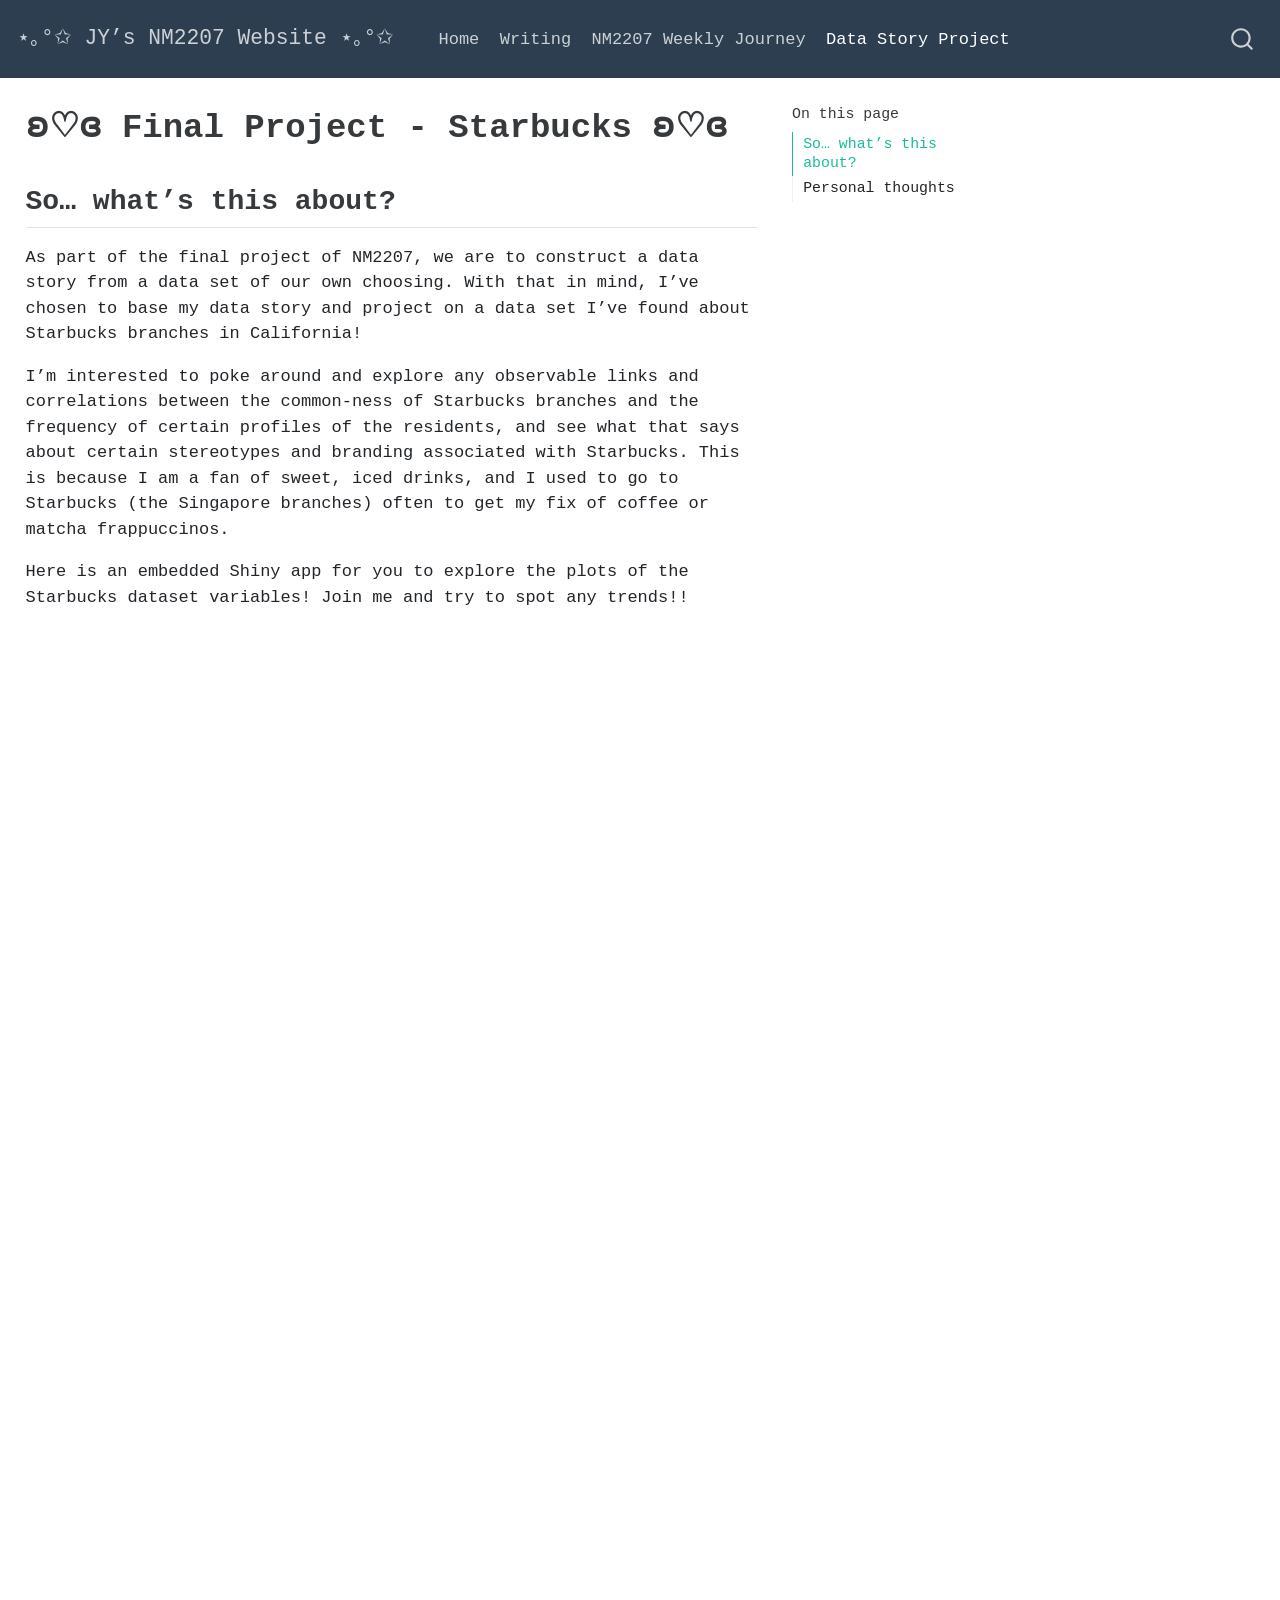
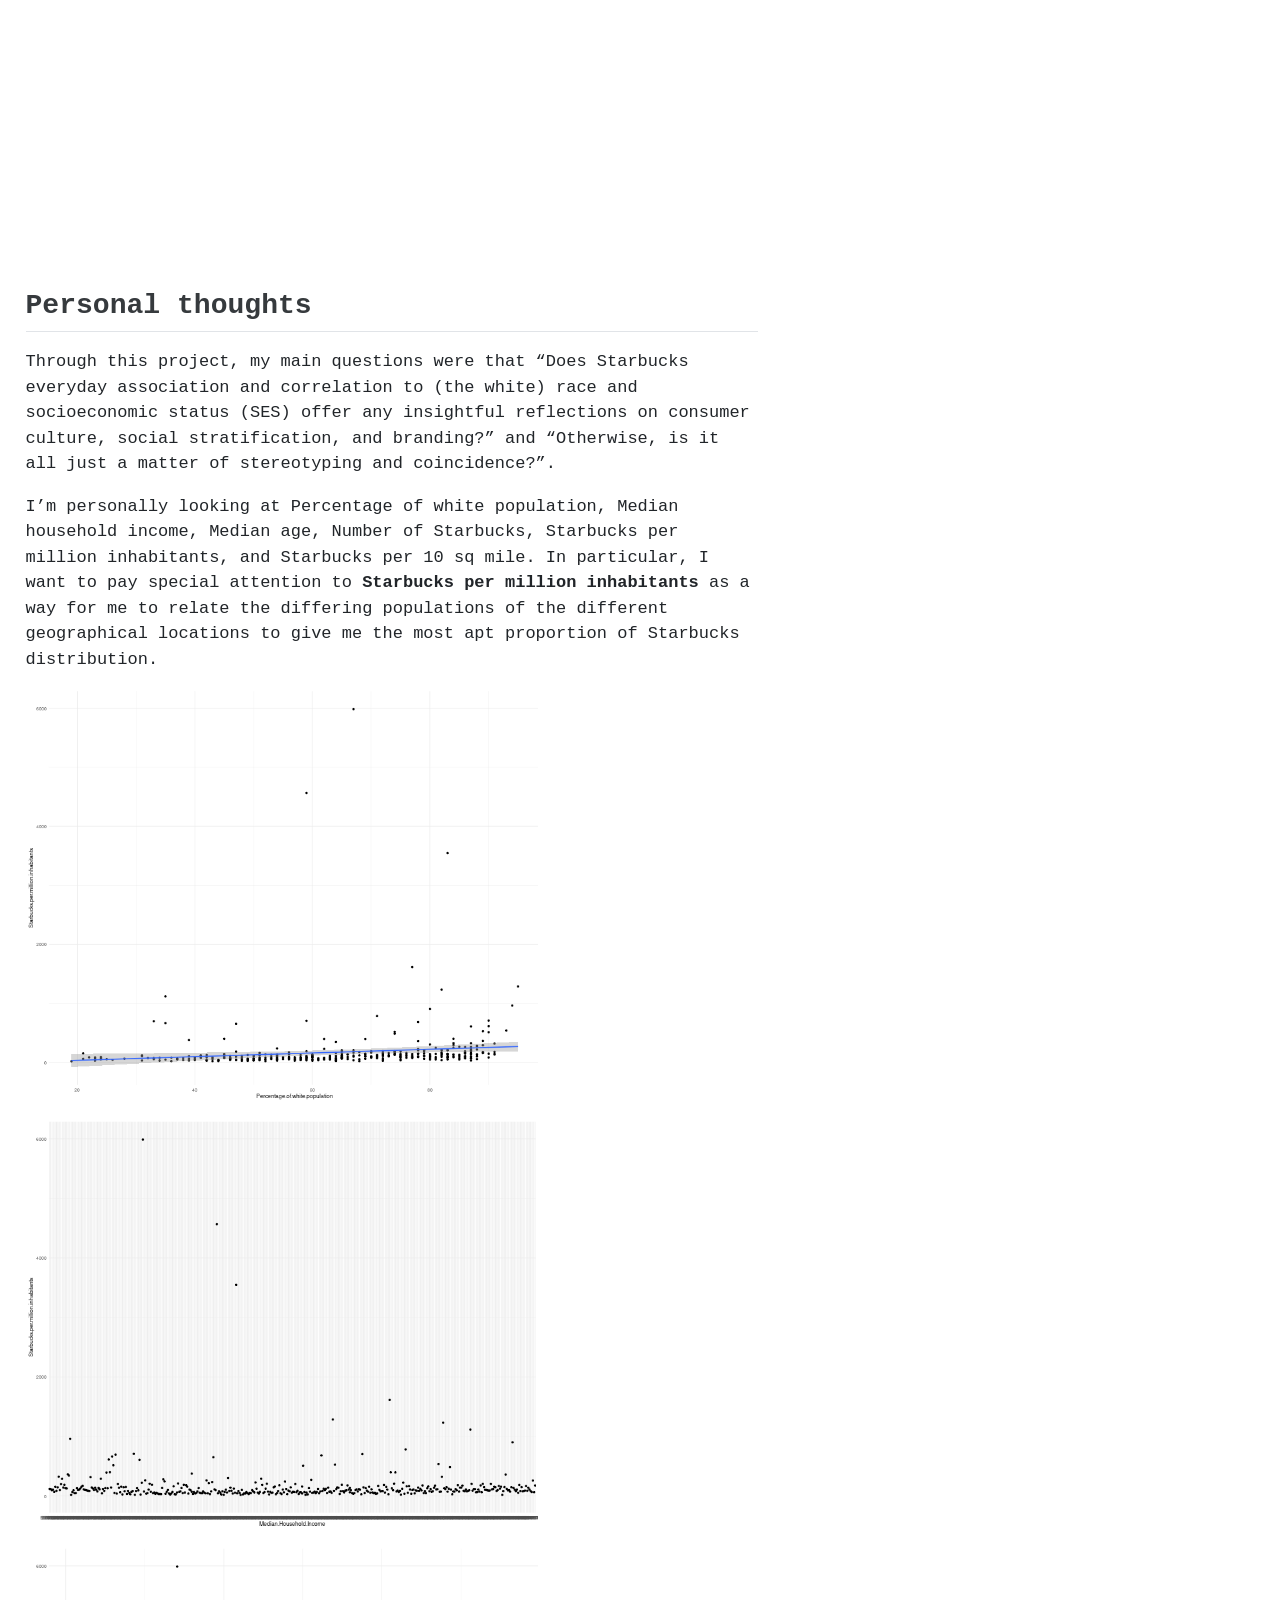
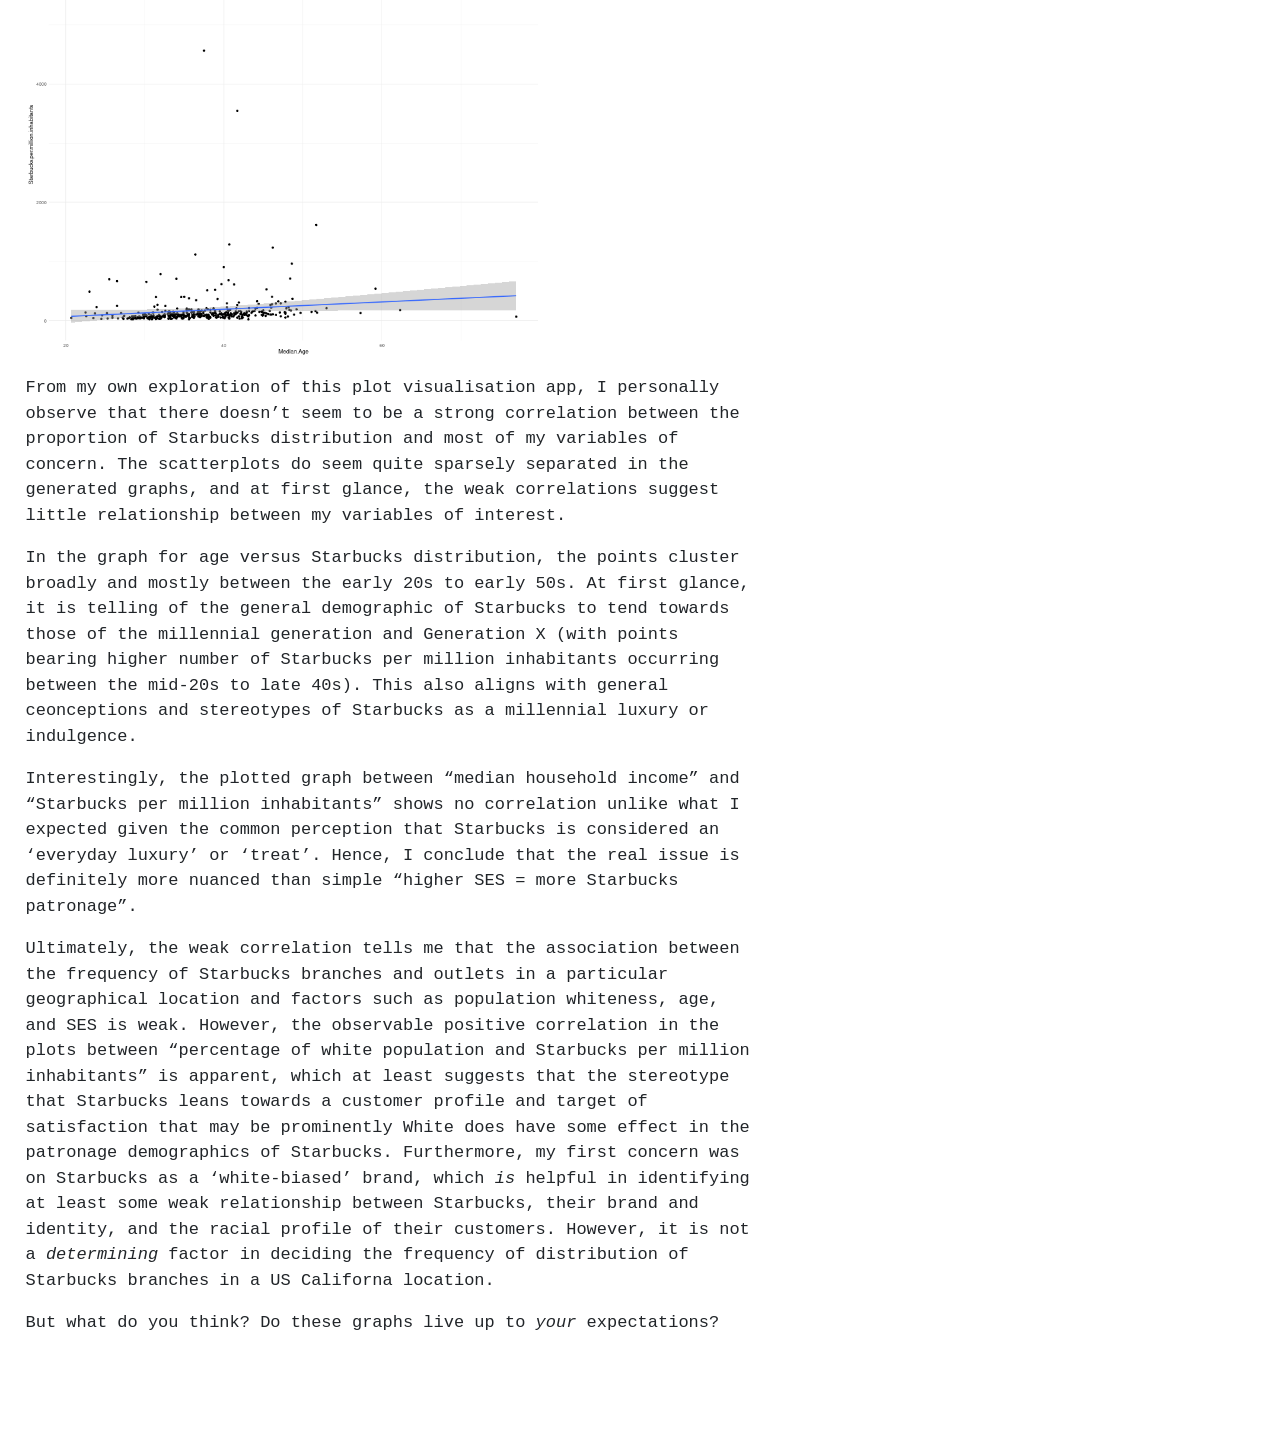
<file: docs/starbucks.html>
<!DOCTYPE html>
<html xmlns="http://www.w3.org/1999/xhtml" lang="en" xml:lang="en"><head>

<meta charset="utf-8">
<meta name="generator" content="quarto-1.3.353">

<meta name="viewport" content="width=device-width, initial-scale=1.0, user-scalable=yes">


<title>⋆｡°✩ JY’s NM2207 Website ⋆｡°✩ - ʚ♡ɞ Final Project - Starbucks ʚ♡ɞ</title>
<style>
code{white-space: pre-wrap;}
span.smallcaps{font-variant: small-caps;}
div.columns{display: flex; gap: min(4vw, 1.5em);}
div.column{flex: auto; overflow-x: auto;}
div.hanging-indent{margin-left: 1.5em; text-indent: -1.5em;}
ul.task-list{list-style: none;}
ul.task-list li input[type="checkbox"] {
  width: 0.8em;
  margin: 0 0.8em 0.2em -1em; /* quarto-specific, see https://github.com/quarto-dev/quarto-cli/issues/4556 */ 
  vertical-align: middle;
}
</style>


<script src="site_libs/quarto-nav/quarto-nav.js"></script>
<script src="site_libs/quarto-nav/headroom.min.js"></script>
<script src="site_libs/clipboard/clipboard.min.js"></script>
<script src="site_libs/quarto-search/autocomplete.umd.js"></script>
<script src="site_libs/quarto-search/fuse.min.js"></script>
<script src="site_libs/quarto-search/quarto-search.js"></script>
<meta name="quarto:offset" content="./">
<script src="site_libs/quarto-html/quarto.js"></script>
<script src="site_libs/quarto-html/popper.min.js"></script>
<script src="site_libs/quarto-html/tippy.umd.min.js"></script>
<script src="site_libs/quarto-html/anchor.min.js"></script>
<link href="site_libs/quarto-html/tippy.css" rel="stylesheet">
<link href="site_libs/quarto-html/quarto-syntax-highlighting.css" rel="stylesheet" id="quarto-text-highlighting-styles">
<script src="site_libs/bootstrap/bootstrap.min.js"></script>
<link href="site_libs/bootstrap/bootstrap-icons.css" rel="stylesheet">
<link href="site_libs/bootstrap/bootstrap.min.css" rel="stylesheet" id="quarto-bootstrap" data-mode="light">
<script id="quarto-search-options" type="application/json">{
  "location": "navbar",
  "copy-button": false,
  "collapse-after": 3,
  "panel-placement": "end",
  "type": "overlay",
  "limit": 20,
  "language": {
    "search-no-results-text": "No results",
    "search-matching-documents-text": "matching documents",
    "search-copy-link-title": "Copy link to search",
    "search-hide-matches-text": "Hide additional matches",
    "search-more-match-text": "more match in this document",
    "search-more-matches-text": "more matches in this document",
    "search-clear-button-title": "Clear",
    "search-detached-cancel-button-title": "Cancel",
    "search-submit-button-title": "Submit"
  }
}</script>


<link rel="stylesheet" href="styles.css">
</head>

<body class="nav-fixed">

<div id="quarto-search-results"></div>
  <header id="quarto-header" class="headroom fixed-top">
    <nav class="navbar navbar-expand-lg navbar-dark ">
      <div class="navbar-container container-fluid">
      <div class="navbar-brand-container">
    <a class="navbar-brand" href="./index.html">
    <span class="navbar-title">⋆｡°✩ JY’s NM2207 Website ⋆｡°✩</span>
    </a>
  </div>
            <div id="quarto-search" class="" title="Search"></div>
          <button class="navbar-toggler" type="button" data-bs-toggle="collapse" data-bs-target="#navbarCollapse" aria-controls="navbarCollapse" aria-expanded="false" aria-label="Toggle navigation" onclick="if (window.quartoToggleHeadroom) { window.quartoToggleHeadroom(); }">
  <span class="navbar-toggler-icon"></span>
</button>
          <div class="collapse navbar-collapse" id="navbarCollapse">
            <ul class="navbar-nav navbar-nav-scroll me-auto">
  <li class="nav-item">
    <a class="nav-link" href="./index.html" rel="" target="">
 <span class="menu-text">Home</span></a>
  </li>  
  <li class="nav-item">
    <a class="nav-link" href="./posts.html" rel="" target="">
 <span class="menu-text">Writing</span></a>
  </li>  
  <li class="nav-item">
    <a class="nav-link" href="./coursecontent.html" rel="" target="">
 <span class="menu-text">NM2207 Weekly Journey</span></a>
  </li>  
  <li class="nav-item">
    <a class="nav-link active" href="./starbucks.html" rel="" target="" aria-current="page">
 <span class="menu-text">Data Story Project</span></a>
  </li>  
</ul>
            <div class="quarto-navbar-tools ms-auto">
</div>
          </div> <!-- /navcollapse -->
      </div> <!-- /container-fluid -->
    </nav>
</header>
<!-- content -->
<div id="quarto-content" class="quarto-container page-columns page-rows-contents page-layout-full page-navbar">
<!-- sidebar -->
<!-- margin-sidebar -->
    <div id="quarto-margin-sidebar" class="sidebar margin-sidebar">
        <nav id="TOC" role="doc-toc" class="toc-active">
    <h2 id="toc-title">On this page</h2>
   
  <ul>
  <li><a href="#so-whats-this-about" id="toc-so-whats-this-about" class="nav-link active" data-scroll-target="#so-whats-this-about">So… what’s this about?</a></li>
  <li><a href="#personal-thoughts" id="toc-personal-thoughts" class="nav-link" data-scroll-target="#personal-thoughts">Personal thoughts</a></li>
  </ul>
</nav>
    </div>
<!-- main -->
<main class="content column-page-left" id="quarto-document-content">

<header id="title-block-header" class="quarto-title-block default">
<div class="quarto-title">
<h1 class="title">ʚ♡ɞ Final Project - Starbucks ʚ♡ɞ</h1>
</div>



<div class="quarto-title-meta">

    
  
    
  </div>
  

</header>

<style>
  body {
  background-image: url(https://i.pinimg.com/originals/fa/d0/24/fad024cd9459c3c241dc109eae493087.png);
  background-size: cover;
  background-repeat: no-repeat;
}
  
</style>
<section id="so-whats-this-about" class="level2">
<h2 class="anchored" data-anchor-id="so-whats-this-about">So… what’s this about?</h2>
<p>As part of the final project of NM2207, we are to construct a data story from a data set of our own choosing. With that in mind, I’ve chosen to base my data story and project on a data set I’ve found about Starbucks branches in California!</p>
<p>I’m interested to poke around and explore any observable links and correlations between the common-ness of Starbucks branches and the frequency of certain profiles of the residents, and see what that says about certain stereotypes and branding associated with Starbucks. This is because I am a fan of sweet, iced drinks, and I used to go to Starbucks (the Singapore branches) often to get my fix of coffee or matcha frappuccinos.</p>
<p>Here is an embedded Shiny app for you to explore the plots of the Starbucks dataset variables! Join me and try to spot any trends!!</p>
<iframe height="1200" width="180%" frameborder="no" src="https://nusyjying.shinyapps.io/StarbiesPlotApp/">
</iframe>
</section>
<section id="personal-thoughts" class="level2">
<h2 class="anchored" data-anchor-id="personal-thoughts">Personal thoughts</h2>
<p>Through this project, my main questions were that “Does Starbucks everyday association and correlation to (the white) race and socioeconomic status (SES) offer any insightful reflections on consumer culture, social stratification, and branding?” and “Otherwise, is it all just a matter of stereotyping and coincidence?”.</p>
<p>I’m personally looking at Percentage of white population, Median household income, Median age, Number of Starbucks, Starbucks per million inhabitants, and Starbucks per 10 sq mile. In particular, I want to pay special attention to <strong>Starbucks per million inhabitants</strong> as a way for me to relate the differing populations of the different geographical locations to give me the most apt proportion of Starbucks distribution.</p>
<div class="cell">
<div class="cell-output-display">
<p><img src="src/images/graphwypipo.png" class="img-fluid" style="width:70.0%"></p>
</div>
</div>
<div class="cell">
<div class="cell-output-display">
<p><img src="src/images/graphses.png" class="img-fluid" style="width:70.0%"></p>
</div>
</div>
<div class="cell">
<div class="cell-output-display">
<p><img src="src/images/graphage.png" class="img-fluid" style="width:70.0%"></p>
</div>
</div>
<p>From my own exploration of this plot visualisation app, I personally observe that there doesn’t seem to be a strong correlation between the proportion of Starbucks distribution and most of my variables of concern. The scatterplots do seem quite sparsely separated in the generated graphs, and at first glance, the weak correlations suggest little relationship between my variables of interest.</p>
<p>In the graph for age versus Starbucks distribution, the points cluster broadly and mostly between the early 20s to early 50s. At first glance, it is telling of the general demographic of Starbucks to tend towards those of the millennial generation and Generation X (with points bearing higher number of Starbucks per million inhabitants occurring between the mid-20s to late 40s). This also aligns with general ceonceptions and stereotypes of Starbucks as a millennial luxury or indulgence.</p>
<p>Interestingly, the plotted graph between “median household income” and “Starbucks per million inhabitants” shows no correlation unlike what I expected given the common perception that Starbucks is considered an ‘everyday luxury’ or ‘treat’. Hence, I conclude that the real issue is definitely more nuanced than simple “higher SES = more Starbucks patronage”.</p>
<p>Ultimately, the weak correlation tells me that the association between the frequency of Starbucks branches and outlets in a particular geographical location and factors such as population whiteness, age, and SES is weak. However, the observable positive correlation in the plots between “percentage of white population and Starbucks per million inhabitants” is apparent, which at least suggests that the stereotype that Starbucks leans towards a customer profile and target of satisfaction that may be prominently White does have some effect in the patronage demographics of Starbucks. Furthermore, my first concern was on Starbucks as a ‘white-biased’ brand, which <em>is</em> helpful in identifying at least some weak relationship between Starbucks, their brand and identity, and the racial profile of their customers. However, it is not a <em>determining</em> factor in deciding the frequency of distribution of Starbucks branches in a US Californa location.</p>
<p>But what do you think? Do these graphs live up to <em>your</em> expectations?</p>


</section>

</main> <!-- /main -->
<script id="quarto-html-after-body" type="application/javascript">
window.document.addEventListener("DOMContentLoaded", function (event) {
  const toggleBodyColorMode = (bsSheetEl) => {
    const mode = bsSheetEl.getAttribute("data-mode");
    const bodyEl = window.document.querySelector("body");
    if (mode === "dark") {
      bodyEl.classList.add("quarto-dark");
      bodyEl.classList.remove("quarto-light");
    } else {
      bodyEl.classList.add("quarto-light");
      bodyEl.classList.remove("quarto-dark");
    }
  }
  const toggleBodyColorPrimary = () => {
    const bsSheetEl = window.document.querySelector("link#quarto-bootstrap");
    if (bsSheetEl) {
      toggleBodyColorMode(bsSheetEl);
    }
  }
  toggleBodyColorPrimary();  
  const icon = "";
  const anchorJS = new window.AnchorJS();
  anchorJS.options = {
    placement: 'right',
    icon: icon
  };
  anchorJS.add('.anchored');
  const isCodeAnnotation = (el) => {
    for (const clz of el.classList) {
      if (clz.startsWith('code-annotation-')) {                     
        return true;
      }
    }
    return false;
  }
  const clipboard = new window.ClipboardJS('.code-copy-button', {
    text: function(trigger) {
      const codeEl = trigger.previousElementSibling.cloneNode(true);
      for (const childEl of codeEl.children) {
        if (isCodeAnnotation(childEl)) {
          childEl.remove();
        }
      }
      return codeEl.innerText;
    }
  });
  clipboard.on('success', function(e) {
    // button target
    const button = e.trigger;
    // don't keep focus
    button.blur();
    // flash "checked"
    button.classList.add('code-copy-button-checked');
    var currentTitle = button.getAttribute("title");
    button.setAttribute("title", "Copied!");
    let tooltip;
    if (window.bootstrap) {
      button.setAttribute("data-bs-toggle", "tooltip");
      button.setAttribute("data-bs-placement", "left");
      button.setAttribute("data-bs-title", "Copied!");
      tooltip = new bootstrap.Tooltip(button, 
        { trigger: "manual", 
          customClass: "code-copy-button-tooltip",
          offset: [0, -8]});
      tooltip.show();    
    }
    setTimeout(function() {
      if (tooltip) {
        tooltip.hide();
        button.removeAttribute("data-bs-title");
        button.removeAttribute("data-bs-toggle");
        button.removeAttribute("data-bs-placement");
      }
      button.setAttribute("title", currentTitle);
      button.classList.remove('code-copy-button-checked');
    }, 1000);
    // clear code selection
    e.clearSelection();
  });
  function tippyHover(el, contentFn) {
    const config = {
      allowHTML: true,
      content: contentFn,
      maxWidth: 500,
      delay: 100,
      arrow: false,
      appendTo: function(el) {
          return el.parentElement;
      },
      interactive: true,
      interactiveBorder: 10,
      theme: 'quarto',
      placement: 'bottom-start'
    };
    window.tippy(el, config); 
  }
  const noterefs = window.document.querySelectorAll('a[role="doc-noteref"]');
  for (var i=0; i<noterefs.length; i++) {
    const ref = noterefs[i];
    tippyHover(ref, function() {
      // use id or data attribute instead here
      let href = ref.getAttribute('data-footnote-href') || ref.getAttribute('href');
      try { href = new URL(href).hash; } catch {}
      const id = href.replace(/^#\/?/, "");
      const note = window.document.getElementById(id);
      return note.innerHTML;
    });
  }
      let selectedAnnoteEl;
      const selectorForAnnotation = ( cell, annotation) => {
        let cellAttr = 'data-code-cell="' + cell + '"';
        let lineAttr = 'data-code-annotation="' +  annotation + '"';
        const selector = 'span[' + cellAttr + '][' + lineAttr + ']';
        return selector;
      }
      const selectCodeLines = (annoteEl) => {
        const doc = window.document;
        const targetCell = annoteEl.getAttribute("data-target-cell");
        const targetAnnotation = annoteEl.getAttribute("data-target-annotation");
        const annoteSpan = window.document.querySelector(selectorForAnnotation(targetCell, targetAnnotation));
        const lines = annoteSpan.getAttribute("data-code-lines").split(",");
        const lineIds = lines.map((line) => {
          return targetCell + "-" + line;
        })
        let top = null;
        let height = null;
        let parent = null;
        if (lineIds.length > 0) {
            //compute the position of the single el (top and bottom and make a div)
            const el = window.document.getElementById(lineIds[0]);
            top = el.offsetTop;
            height = el.offsetHeight;
            parent = el.parentElement.parentElement;
          if (lineIds.length > 1) {
            const lastEl = window.document.getElementById(lineIds[lineIds.length - 1]);
            const bottom = lastEl.offsetTop + lastEl.offsetHeight;
            height = bottom - top;
          }
          if (top !== null && height !== null && parent !== null) {
            // cook up a div (if necessary) and position it 
            let div = window.document.getElementById("code-annotation-line-highlight");
            if (div === null) {
              div = window.document.createElement("div");
              div.setAttribute("id", "code-annotation-line-highlight");
              div.style.position = 'absolute';
              parent.appendChild(div);
            }
            div.style.top = top - 2 + "px";
            div.style.height = height + 4 + "px";
            let gutterDiv = window.document.getElementById("code-annotation-line-highlight-gutter");
            if (gutterDiv === null) {
              gutterDiv = window.document.createElement("div");
              gutterDiv.setAttribute("id", "code-annotation-line-highlight-gutter");
              gutterDiv.style.position = 'absolute';
              const codeCell = window.document.getElementById(targetCell);
              const gutter = codeCell.querySelector('.code-annotation-gutter');
              gutter.appendChild(gutterDiv);
            }
            gutterDiv.style.top = top - 2 + "px";
            gutterDiv.style.height = height + 4 + "px";
          }
          selectedAnnoteEl = annoteEl;
        }
      };
      const unselectCodeLines = () => {
        const elementsIds = ["code-annotation-line-highlight", "code-annotation-line-highlight-gutter"];
        elementsIds.forEach((elId) => {
          const div = window.document.getElementById(elId);
          if (div) {
            div.remove();
          }
        });
        selectedAnnoteEl = undefined;
      };
      // Attach click handler to the DT
      const annoteDls = window.document.querySelectorAll('dt[data-target-cell]');
      for (const annoteDlNode of annoteDls) {
        annoteDlNode.addEventListener('click', (event) => {
          const clickedEl = event.target;
          if (clickedEl !== selectedAnnoteEl) {
            unselectCodeLines();
            const activeEl = window.document.querySelector('dt[data-target-cell].code-annotation-active');
            if (activeEl) {
              activeEl.classList.remove('code-annotation-active');
            }
            selectCodeLines(clickedEl);
            clickedEl.classList.add('code-annotation-active');
          } else {
            // Unselect the line
            unselectCodeLines();
            clickedEl.classList.remove('code-annotation-active');
          }
        });
      }
  const findCites = (el) => {
    const parentEl = el.parentElement;
    if (parentEl) {
      const cites = parentEl.dataset.cites;
      if (cites) {
        return {
          el,
          cites: cites.split(' ')
        };
      } else {
        return findCites(el.parentElement)
      }
    } else {
      return undefined;
    }
  };
  var bibliorefs = window.document.querySelectorAll('a[role="doc-biblioref"]');
  for (var i=0; i<bibliorefs.length; i++) {
    const ref = bibliorefs[i];
    const citeInfo = findCites(ref);
    if (citeInfo) {
      tippyHover(citeInfo.el, function() {
        var popup = window.document.createElement('div');
        citeInfo.cites.forEach(function(cite) {
          var citeDiv = window.document.createElement('div');
          citeDiv.classList.add('hanging-indent');
          citeDiv.classList.add('csl-entry');
          var biblioDiv = window.document.getElementById('ref-' + cite);
          if (biblioDiv) {
            citeDiv.innerHTML = biblioDiv.innerHTML;
          }
          popup.appendChild(citeDiv);
        });
        return popup.innerHTML;
      });
    }
  }
});
</script>
</div> <!-- /content -->



</body></html>
</file>
<file: _site/site_libs/quarto-html/tippy.css>
.tippy-box[data-animation=fade][data-state=hidden]{opacity:0}[data-tippy-root]{max-width:calc(100vw - 10px)}.tippy-box{position:relative;background-color:#333;color:#fff;border-radius:4px;font-size:14px;line-height:1.4;white-space:normal;outline:0;transition-property:transform,visibility,opacity}.tippy-box[data-placement^=top]>.tippy-arrow{bottom:0}.tippy-box[data-placement^=top]>.tippy-arrow:before{bottom:-7px;left:0;border-width:8px 8px 0;border-top-color:initial;transform-origin:center top}.tippy-box[data-placement^=bottom]>.tippy-arrow{top:0}.tippy-box[data-placement^=bottom]>.tippy-arrow:before{top:-7px;left:0;border-width:0 8px 8px;border-bottom-color:initial;transform-origin:center bottom}.tippy-box[data-placement^=left]>.tippy-arrow{right:0}.tippy-box[data-placement^=left]>.tippy-arrow:before{border-width:8px 0 8px 8px;border-left-color:initial;right:-7px;transform-origin:center left}.tippy-box[data-placement^=right]>.tippy-arrow{left:0}.tippy-box[data-placement^=right]>.tippy-arrow:before{left:-7px;border-width:8px 8px 8px 0;border-right-color:initial;transform-origin:center right}.tippy-box[data-inertia][data-state=visible]{transition-timing-function:cubic-bezier(.54,1.5,.38,1.11)}.tippy-arrow{width:16px;height:16px;color:#333}.tippy-arrow:before{content:"";position:absolute;border-color:transparent;border-style:solid}.tippy-content{position:relative;padding:5px 9px;z-index:1}
</file>
<file: _site/site_libs/quarto-html/quarto-syntax-highlighting.css>
/* quarto syntax highlight colors */
:root {
  --quarto-hl-ot-color: #003B4F;
  --quarto-hl-at-color: #657422;
  --quarto-hl-ss-color: #20794D;
  --quarto-hl-an-color: #5E5E5E;
  --quarto-hl-fu-color: #4758AB;
  --quarto-hl-st-color: #20794D;
  --quarto-hl-cf-color: #003B4F;
  --quarto-hl-op-color: #5E5E5E;
  --quarto-hl-er-color: #AD0000;
  --quarto-hl-bn-color: #AD0000;
  --quarto-hl-al-color: #AD0000;
  --quarto-hl-va-color: #111111;
  --quarto-hl-bu-color: inherit;
  --quarto-hl-ex-color: inherit;
  --quarto-hl-pp-color: #AD0000;
  --quarto-hl-in-color: #5E5E5E;
  --quarto-hl-vs-color: #20794D;
  --quarto-hl-wa-color: #5E5E5E;
  --quarto-hl-do-color: #5E5E5E;
  --quarto-hl-im-color: #00769E;
  --quarto-hl-ch-color: #20794D;
  --quarto-hl-dt-color: #AD0000;
  --quarto-hl-fl-color: #AD0000;
  --quarto-hl-co-color: #5E5E5E;
  --quarto-hl-cv-color: #5E5E5E;
  --quarto-hl-cn-color: #8f5902;
  --quarto-hl-sc-color: #5E5E5E;
  --quarto-hl-dv-color: #AD0000;
  --quarto-hl-kw-color: #003B4F;
}

/* other quarto variables */
:root {
  --quarto-font-monospace: SFMono-Regular, Menlo, Monaco, Consolas, "Liberation Mono", "Courier New", monospace;
}

pre > code.sourceCode > span {
  color: #003B4F;
}

code span {
  color: #003B4F;
}

code.sourceCode > span {
  color: #003B4F;
}

div.sourceCode,
div.sourceCode pre.sourceCode {
  color: #003B4F;
}

code span.ot {
  color: #003B4F;
  font-style: inherit;
}

code span.at {
  color: #657422;
  font-style: inherit;
}

code span.ss {
  color: #20794D;
  font-style: inherit;
}

code span.an {
  color: #5E5E5E;
  font-style: inherit;
}

code span.fu {
  color: #4758AB;
  font-style: inherit;
}

code span.st {
  color: #20794D;
  font-style: inherit;
}

code span.cf {
  color: #003B4F;
  font-style: inherit;
}

code span.op {
  color: #5E5E5E;
  font-style: inherit;
}

code span.er {
  color: #AD0000;
  font-style: inherit;
}

code span.bn {
  color: #AD0000;
  font-style: inherit;
}

code span.al {
  color: #AD0000;
  font-style: inherit;
}

code span.va {
  color: #111111;
  font-style: inherit;
}

code span.bu {
  font-style: inherit;
}

code span.ex {
  font-style: inherit;
}

code span.pp {
  color: #AD0000;
  font-style: inherit;
}

code span.in {
  color: #5E5E5E;
  font-style: inherit;
}

code span.vs {
  color: #20794D;
  font-style: inherit;
}

code span.wa {
  color: #5E5E5E;
  font-style: italic;
}

code span.do {
  color: #5E5E5E;
  font-style: italic;
}

code span.im {
  color: #00769E;
  font-style: inherit;
}

code span.ch {
  color: #20794D;
  font-style: inherit;
}

code span.dt {
  color: #AD0000;
  font-style: inherit;
}

code span.fl {
  color: #AD0000;
  font-style: inherit;
}

code span.co {
  color: #5E5E5E;
  font-style: inherit;
}

code span.cv {
  color: #5E5E5E;
  font-style: italic;
}

code span.cn {
  color: #8f5902;
  font-style: inherit;
}

code span.sc {
  color: #5E5E5E;
  font-style: inherit;
}

code span.dv {
  color: #AD0000;
  font-style: inherit;
}

code span.kw {
  color: #003B4F;
  font-style: inherit;
}

.prevent-inlining {
  content: "</";
}

/*# sourceMappingURL=debc5d5d77c3f9108843748ff7464032.css.map */
</file>
<file: _site/styles.css>
/* css styles */
</file>
<file: docs/site_libs/quarto-html/tippy.css>
.tippy-box[data-animation=fade][data-state=hidden]{opacity:0}[data-tippy-root]{max-width:calc(100vw - 10px)}.tippy-box{position:relative;background-color:#333;color:#fff;border-radius:4px;font-size:14px;line-height:1.4;white-space:normal;outline:0;transition-property:transform,visibility,opacity}.tippy-box[data-placement^=top]>.tippy-arrow{bottom:0}.tippy-box[data-placement^=top]>.tippy-arrow:before{bottom:-7px;left:0;border-width:8px 8px 0;border-top-color:initial;transform-origin:center top}.tippy-box[data-placement^=bottom]>.tippy-arrow{top:0}.tippy-box[data-placement^=bottom]>.tippy-arrow:before{top:-7px;left:0;border-width:0 8px 8px;border-bottom-color:initial;transform-origin:center bottom}.tippy-box[data-placement^=left]>.tippy-arrow{right:0}.tippy-box[data-placement^=left]>.tippy-arrow:before{border-width:8px 0 8px 8px;border-left-color:initial;right:-7px;transform-origin:center left}.tippy-box[data-placement^=right]>.tippy-arrow{left:0}.tippy-box[data-placement^=right]>.tippy-arrow:before{left:-7px;border-width:8px 8px 8px 0;border-right-color:initial;transform-origin:center right}.tippy-box[data-inertia][data-state=visible]{transition-timing-function:cubic-bezier(.54,1.5,.38,1.11)}.tippy-arrow{width:16px;height:16px;color:#333}.tippy-arrow:before{content:"";position:absolute;border-color:transparent;border-style:solid}.tippy-content{position:relative;padding:5px 9px;z-index:1}
</file>
<file: docs/site_libs/quarto-html/quarto-syntax-highlighting.css>
/* quarto syntax highlight colors */
:root {
  --quarto-hl-ot-color: #003B4F;
  --quarto-hl-at-color: #657422;
  --quarto-hl-ss-color: #20794D;
  --quarto-hl-an-color: #5E5E5E;
  --quarto-hl-fu-color: #4758AB;
  --quarto-hl-st-color: #20794D;
  --quarto-hl-cf-color: #003B4F;
  --quarto-hl-op-color: #5E5E5E;
  --quarto-hl-er-color: #AD0000;
  --quarto-hl-bn-color: #AD0000;
  --quarto-hl-al-color: #AD0000;
  --quarto-hl-va-color: #111111;
  --quarto-hl-bu-color: inherit;
  --quarto-hl-ex-color: inherit;
  --quarto-hl-pp-color: #AD0000;
  --quarto-hl-in-color: #5E5E5E;
  --quarto-hl-vs-color: #20794D;
  --quarto-hl-wa-color: #5E5E5E;
  --quarto-hl-do-color: #5E5E5E;
  --quarto-hl-im-color: #00769E;
  --quarto-hl-ch-color: #20794D;
  --quarto-hl-dt-color: #AD0000;
  --quarto-hl-fl-color: #AD0000;
  --quarto-hl-co-color: #5E5E5E;
  --quarto-hl-cv-color: #5E5E5E;
  --quarto-hl-cn-color: #8f5902;
  --quarto-hl-sc-color: #5E5E5E;
  --quarto-hl-dv-color: #AD0000;
  --quarto-hl-kw-color: #003B4F;
}

/* other quarto variables */
:root {
  --quarto-font-monospace: SFMono-Regular, Menlo, Monaco, Consolas, "Liberation Mono", "Courier New", monospace;
}

pre > code.sourceCode > span {
  color: #003B4F;
}

code span {
  color: #003B4F;
}

code.sourceCode > span {
  color: #003B4F;
}

div.sourceCode,
div.sourceCode pre.sourceCode {
  color: #003B4F;
}

code span.ot {
  color: #003B4F;
  font-style: inherit;
}

code span.at {
  color: #657422;
  font-style: inherit;
}

code span.ss {
  color: #20794D;
  font-style: inherit;
}

code span.an {
  color: #5E5E5E;
  font-style: inherit;
}

code span.fu {
  color: #4758AB;
  font-style: inherit;
}

code span.st {
  color: #20794D;
  font-style: inherit;
}

code span.cf {
  color: #003B4F;
  font-style: inherit;
}

code span.op {
  color: #5E5E5E;
  font-style: inherit;
}

code span.er {
  color: #AD0000;
  font-style: inherit;
}

code span.bn {
  color: #AD0000;
  font-style: inherit;
}

code span.al {
  color: #AD0000;
  font-style: inherit;
}

code span.va {
  color: #111111;
  font-style: inherit;
}

code span.bu {
  font-style: inherit;
}

code span.ex {
  font-style: inherit;
}

code span.pp {
  color: #AD0000;
  font-style: inherit;
}

code span.in {
  color: #5E5E5E;
  font-style: inherit;
}

code span.vs {
  color: #20794D;
  font-style: inherit;
}

code span.wa {
  color: #5E5E5E;
  font-style: italic;
}

code span.do {
  color: #5E5E5E;
  font-style: italic;
}

code span.im {
  color: #00769E;
  font-style: inherit;
}

code span.ch {
  color: #20794D;
  font-style: inherit;
}

code span.dt {
  color: #AD0000;
  font-style: inherit;
}

code span.fl {
  color: #AD0000;
  font-style: inherit;
}

code span.co {
  color: #5E5E5E;
  font-style: inherit;
}

code span.cv {
  color: #5E5E5E;
  font-style: italic;
}

code span.cn {
  color: #8f5902;
  font-style: inherit;
}

code span.sc {
  color: #5E5E5E;
  font-style: inherit;
}

code span.dv {
  color: #AD0000;
  font-style: inherit;
}

code span.kw {
  color: #003B4F;
  font-style: inherit;
}

.prevent-inlining {
  content: "</";
}

/*# sourceMappingURL=debc5d5d77c3f9108843748ff7464032.css.map */
</file>
<file: docs/styles.css>
/* css styles */
body {
  font-family: "Courier New", sans-serif;
  float: left;
  width: 80% !important;
}
</file>
